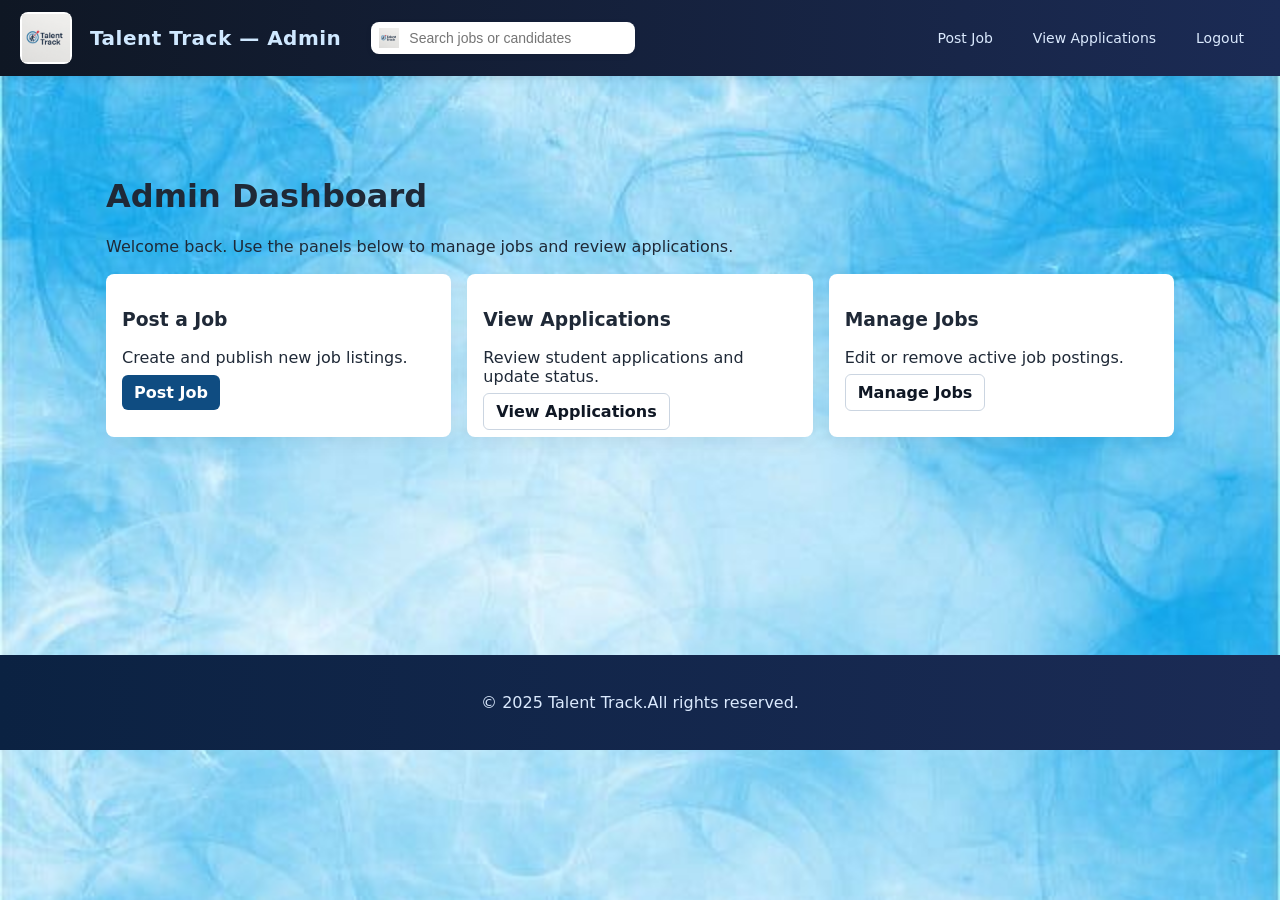
<file: admin_dashboard.html>
<!DOCTYPE html>
<html lang="en">
<head>
    <meta charset="UTF-8">
    <meta name="viewport" content="width=device-width, initial-scale=1.0">
    <title>Admin_Dashbord</title>
    <link rel="stylesheet" href="index.css">
    <style type="text/css">
        body{
            font-size: 16px;
            background: #f9f9f9;
            background-image: url(bgi_admin.jpg);
             background-size:cover;
        }
        h2{
            text-align: center;
            /*border-bottom: 2px solid #344c92;*/
        }
        .a1{
             color: #525a4f;
        }
        

    </style>
</head>
<body>
    <head>
        <link rel="icon" href="logo.jpg" />
    </head>
    <header>
        <div class="navbar">
            <div class="nav-logo"><img src="logo.jpg" alt="Talent Track logo"></div>
            <div class="site-title">Talent Track — Admin</div>
                    <div style="margin-left:12px;">
                        <div class="searchbar"><img src="logo.jpg" alt="logo"><input aria-label="Search jobs or candidates" placeholder="Search jobs or candidates"></div>
                    </div>
            <nav class="nav-item">
                <a href="post_job.html">Post Job</a>
                <a href="view_applications.html">View Applications</a>
                <a href="index.html">Logout</a>
            </nav>
        </div>
    </header>
    <!--
    <heder>
        <h1>Talent Track - Adim Dashboard</h1>
        <nav>
            <ul>
                <li>
                    <a href="post_job.html">Post Job</a>
                </li>
                <li>
                    <a href="view_applications.html">View Applications</a>
                </li>
                <li>
                    <a href="index.html">Logout</a>
                </li>
            </ul>
        </nav>
    </heder>-->

    <main>
        <div class="container">
            <main>
                <h1>Admin Dashboard</h1>
                <p>Welcome back. Use the panels below to manage jobs and review applications.</p>

                <div style="display:grid; grid-template-columns:repeat(auto-fit,minmax(220px,1fr)); gap:16px; margin-top:18px;">
                    <div style="background:#fff;padding:16px;border-radius:8px;box-shadow:0 6px 18px rgba(2,6,23,0.06)">
                        <h3>Post a Job</h3>
                        <p>Create and publish new job listings.</p>
                        <a class="btn btn-primary" href="post_job.html">Post Job</a>
                    </div>

                    <div style="background:#fff;padding:16px;border-radius:8px;box-shadow:0 6px 18px rgba(2,6,23,0.06)">
                        <h3>View Applications</h3>
                        <p>Review student applications and update status.</p>
                        <a class="btn btn-outline" href="view_applications.html">View Applications</a>
                    </div>

                    <div style="background:#fff;padding:16px;border-radius:8px;box-shadow:0 6px 18px rgba(2,6,23,0.06)">
                        <h3>Manage Jobs</h3>
                        <p>Edit or remove active job postings.</p>
                        <a class="btn btn-outline" href="job_listings.html">Manage Jobs</a>
                    </div>
                </div>
            </main>
        </div>
    </main>
    <br><br><br><br><br><br>
     <footer>
        <p>&copy; 2025 Talent Track.All rights reserved.</p>
    </footer>
</body>
</html>
</file>
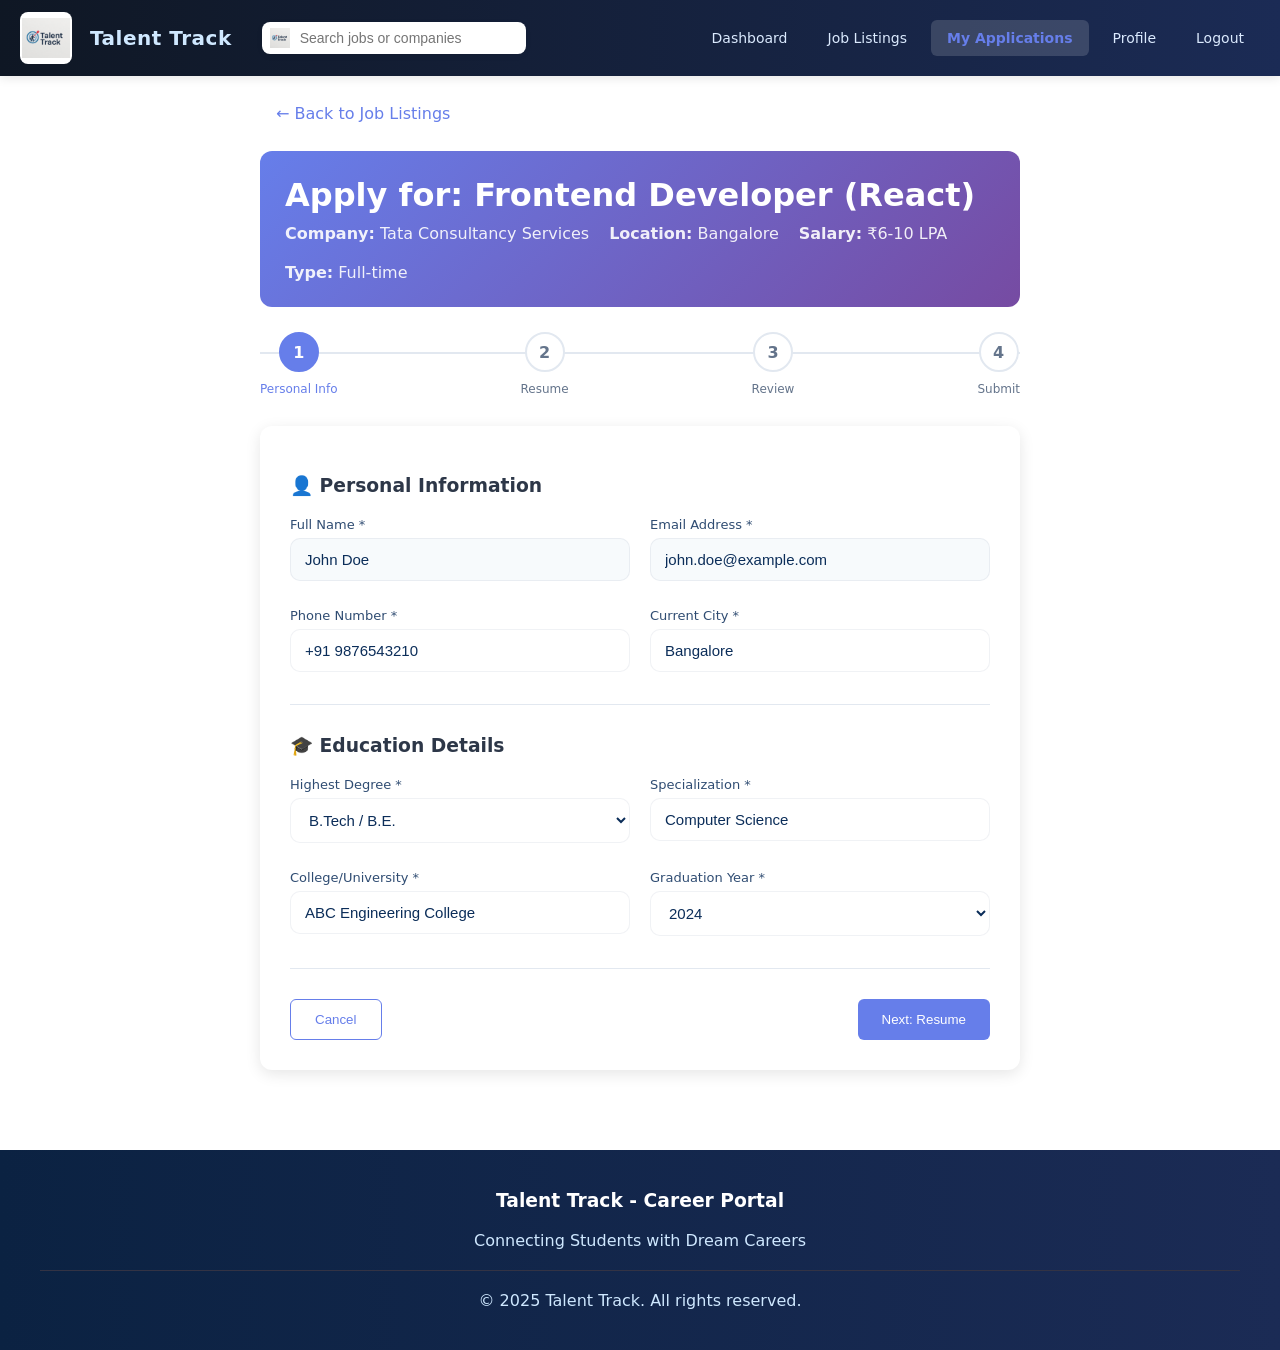
<file: apply_job.html>
<!-- <!DOCTYPE html>
<html lang="en">
<head>
    <meta charset="UTF-8">
    <title>Apply for Job - Talent Track</title>
    <meta name="viewport" content="width=device-width, initial-scale=1.0">
    <link rel="stylesheet" href="index.css">
    <style>
        .apply-container {
            max-width: 800px;
            margin: 0 auto;
            padding: 20px;
        }
        .job-header {
            background: linear-gradient(135deg, #667eea 0%, #764ba2 100%);
            color: white;
            padding: 25px;
            border-radius: 12px;
            margin-bottom: 25px;
        }
        .back-link {
            display: inline-flex;
            align-items: center;
            gap: 8px;
            color: #667eea;
            text-decoration: none;
            margin-bottom: 20px;
            font-weight: 500;
            padding: 8px 16px;
            border-radius: 6px;
            transition: all 0.3s ease;
        }
        .back-link:hover {
            background: #f7fafc;
            transform: translateX(-5px);
        }
        .application-steps {
            display: flex;
            justify-content: space-between;
            margin-bottom: 30px;
            position: relative;
        }
        .application-steps::before {
            content: '';
            position: absolute;
            top: 20px;
            left: 0;
            right: 0;
            height: 2px;
            background: #e2e8f0;
            z-index: 1;
        }
        .step {
            text-align: center;
            position: relative;
            z-index: 2;
        }
        .step-number {
            width: 40px;
            height: 40px;
            border-radius: 50%;
            background: white;
            border: 2px solid #e2e8f0;
            display: flex;
            align-items: center;
            justify-content: center;
            margin: 0 auto 10px;
            font-weight: bold;
            color: #64748b;
        }
        .step.active .step-number {
            background: #667eea;
            border-color: #667eea;
            color: white;
        }
        .step.completed .step-number {
            background: #48bb78;
            border-color: #48bb78;
            color: white;
        }
        .step-label {
            font-size: 12px;
            color: #64748b;
            font-weight: 500;
        }
        .step.active .step-label {
            color: #667eea;
        }
        .application-form {
            background: white;
            padding: 30px;
            border-radius: 12px;
            box-shadow: 0 4px 15px rgba(0,0,0,0.1);
        }
        .form-section {
            margin-bottom: 30px;
            padding-bottom: 20px;
            border-bottom: 1px solid #e2e8f0;
        }
        .form-section:last-child {
            border-bottom: none;
            margin-bottom: 0;
        }
        .form-section h3 {
            color: #2d3748;
            margin-bottom: 20px;
            display: flex;
            align-items: center;
            gap: 10px;
        }
        .form-actions {
            display: flex;
            gap: 15px;
            justify-content: flex-end;
            margin-top: 30px;
            padding-top: 20px;
            border-top: 1px solid #e2e8f0;
        }
        .file-upload {
            border: 2px dashed #cbd5e0;
            border-radius: 8px;
            padding: 30px;
            text-align: center;
            transition: all 0.3s ease;
            cursor: pointer;
        }
        .file-upload:hover {
            border-color: #667eea;
            background: #f7fafc;
        }
        .file-upload input {
            display: none;
        }
        .upload-icon {
            font-size: 2em;
            color: #64748b;
            margin-bottom: 10px;
        }
        .resume-preview {
            background: #f7fafc;
            padding: 20px;
            border-radius: 8px;
            margin-top: 20px;
            border-left: 4px solid #667eea;
        }
    </style>
</head>
<body>
    <header>
        <div class="navbar">
            <div class="nav-logo">
                <img src="logo.jpg" alt="logo" style="height: 40px;">
            </div>
            <div class="site-title">Talent Track</div>
            <div style="margin-left:12px;">
                <div class="searchbar">
                    <img src="logo.jpg" alt="logo" style="height: 20px;">
                    <input aria-label="Search jobs or companies" placeholder="Search jobs or companies">
                </div>
            </div>
            <nav class="nav-item">
                <a href="student_dashboard.html">Dashboard</a>
                <a href="job_listings.html">Job Listings</a>
                <a href="my_applications.html" class="active">My Applications</a>
                <a href="profile.html">Profile</a>
                <a href="logout.php">Logout</a>
            </nav>
        </div>
    </header>

    <main class="apply-container">
        !-- Back Link --
        <a href="job_listings.html" class="back-link">
            ← Back to Job Listings
        </a>

        <!-- Job Header --
        <div class="job-header">
            <h1 style="margin: 0 0 10px 0;">Apply for: Frontend Developer (React)</h1>
            <div style="display: flex; gap: 20px; flex-wrap: wrap; opacity: 0.9;">
                <div>
                    <strong>Company:</strong> Tata Consultancy Services
                </div>
                <div>
                    <strong>Location:</strong> Bangalore
                </div>
                <div>
                    <strong>Salary:</strong> ₹6-10 LPA
                </div>
                <div>
                    <strong>Type:</strong> Full-time
                </div>
            </div>
        </div>

     
        <div class="application-steps">
            <div class="step active">
                <div class="step-number">1</div>
                <div class="step-label">Personal Info</div>
            </div>
            <div class="step">
                <div class="step-number">2</div>
                <div class="step-label">Resume</div>
            </div>
            <div class="step">
                <div class="step-number">3</div>
                <div class="step-label">Review</div>
            </div>
            <div class="step">
                <div class="step-number">4</div>
                <div class="step-label">Submit</div>
            </div>
        </div>

       
        <div class="application-form">
            <form id="applicationForm" action="universal_form_handler.php" method="post" enctype="multipart/form-data">
                <!-- Personal Information Section --
                <div class="form-section">
                    <h3>👤 Personal Information</h3>
                    <div style="display: grid; grid-template-columns: 1fr 1fr; gap: 20px;">
                        <div class="glass-field">
                            <label for="full_name">Full Name *</label>
                            <input type="text" id="full_name" name="full_name" value="John Doe" required readonly style="background: #f7fafc;">
                        </div>
                        <div class="glass-field">
                            <label for="email">Email Address *</label>
                            <input type="email" id="email" name="email" value="john.doe@example.com" required readonly style="background: #f7fafc;">
                        </div>
                    </div>
                    <div style="display: grid; grid-template-columns: 1fr 1fr; gap: 20px; margin-top: 15px;">
                        <div class="glass-field">
                            <label for="phone">Phone Number *</label>
                            <input type="tel" id="phone" name="phone" value="+91 9876543210" required>
                        </div>
                        <div class="glass-field">
                            <label for="current_city">Current City *</label>
                            <input type="text" id="current_city" name="current_city" value="Bangalore" required>
                        </div>
                    </div>
                </div>

                
                <div class="form-section">
                    <h3>🎓 Education Details</h3>
                    <div style="display: grid; grid-template-columns: 1fr 1fr; gap: 20px;">
                        <div class="glass-field">
                            <label for="degree">Highest Degree *</label>
                            <select id="degree" name="degree" required>
                                <option value="">Select Degree</option>
                                <option value="btech" selected>B.Tech / B.E.</option>
                                <option value="mtech">M.Tech / M.E.</option>
                                <option value="bca">BCA</option>
                                <option value="mca">MCA</option>
                                <option value="bsc">B.Sc</option>
                                <option value="msc">M.Sc</option>
                            </select>
                        </div>
                        <div class="glass-field">
                            <label for="specialization">Specialization *</label>
                            <input type="text" id="specialization" name="specialization" value="Computer Science" required>
                        </div>
                    </div>
                    <div style="display: grid; grid-template-columns: 1fr 1fr; gap: 20px; margin-top: 15px;">
                        <div class="glass-field">
                            <label for="college">College/University *</label>
                            <input type="text" id="college" name="college" value="ABC Engineering College" required>
                        </div>
                        <div class="glass-field">
                            <label for="graduation_year">Graduation Year *</label>
                            <select id="graduation_year" name="graduation_year" required>
                                <option value="">Select Year</option>
                                <option value="2023">2023</option>
                                <option value="2024" selected>2024</option>
                                <option value="2025">2025</option>
                                <option value="2026">2026</option>
                            </select>
                        </div>
                    </div>
                </div>

               
                <div class="form-section">
                    <h3>📄 Resume & Documents</h3>
                    
                    <!-- File Upload 
                    <div class="file-upload" onclick="document.getElementById('resume').click()">
                        <div class="upload-icon">📁</div>
                        <h4 style="margin: 10px 0; color: #2d3748;">Upload Your Resume</h4>
                        <p style="color: #64748b; margin: 0;">Click to upload or drag and drop</p>
                        <p style="color: #94a3b8; font-size: 12px; margin: 5px 0 0 0;">
                            PDF, DOC, DOCX (Max. 5MB)
                        </p>
                        <input type="file" id="resume" name="resume" accept=".pdf,.doc,.docx" onchange="showFileName(this)">
                    </div>
                    <div id="fileName" style="margin-top: 10px; color: #667eea; font-weight: 500;"></div>

                    <!-- Resume Preview -
                    <div class="resume-preview">
                        <h4 style="margin: 0 0 15px 0; color: #2d3748;">Resume Preview</h4>
                        <div style="display: grid; grid-template-columns: 1fr 1fr; gap: 15px; font-size: 14px;">
                            <div>
                                <strong>Name:</strong> John Doe
                            </div>
                            <div>
                                <strong>Email:</strong> john.doe@example.com
                            </div>
                            <div>
                                <strong>Education:</strong> B.Tech Computer Science
                            </div>
                            <div>
                                <strong>College:</strong> ABC Engineering College
                            </div>
                        </div>
                        <div style="margin-top: 15px;">
                            <a href="#" style="color: #667eea; text-decoration: none; font-size: 14px;">
                                ✏️ Edit Profile Information
                            </a>
                        </div>
                    </div>
                </div>

                <!-- Cover Letter Section -
                <div class="form-section">
                    <h3>✍️ Cover Letter</h3>
                    <div class="glass-field">
                        <label for="cover_letter">Why are you interested in this position? *</label>
                        <textarea id="cover_letter" name="cover_letter" rows="6" required placeholder="Introduce yourself and explain why you're a good fit for this position. Highlight your relevant skills and experience..."></textarea>
                        <div style="display: flex; justify-content: space-between; margin-top: 5px;">
                            <small style="color: #666;">Minimum 100 characters</small>
                            <small style="color: #666;" id="charCount">0 characters</small>
                        </div>
                    </div>
                </div>

                <!-- Form Actions -
                <div class="form-actions">
                    <button type="button" class="btn btn-outline" onclick="window.history.back()">
                        Cancel
                    </button>
                    <button type="submit" class="btn btn-primary">
                        Submit Application
                    </button>
                </div>
            </form>
        </div>
    </main>

    <footer style="background: linear-gradient(90deg, #0b2242, #1b2b55); color: #dbeafe; text-align: center; padding: 40px 0; margin-top: 60px;">
        <div style="max-width: 1200px; margin: 0 auto;">
            <h3 style="margin: 0 0 20px 0; color: #fff;">Talent Track - Career Portal</h3>
            <p style="margin: 8px 0; color: #cfe8ff;">Connecting Students with Dream Careers</p>
            <p style="margin: 20px 0 0 0; color: #cfe8ff; border-top: 1px solid #334; padding-top: 20px;">
                &copy; 2025 Talent Track. All rights reserved.
            </p>
        </div>
    </footer>

    <script>
        // Character count for cover letter
        const coverLetter = document.getElementById('cover_letter');
        const charCount = document.getElementById('charCount');

        coverLetter.addEventListener('input', function() {
            charCount.textContent = this.value.length + ' characters';
            
            if (this.value.length < 100) {
                charCount.style.color = '#e53e3e';
            } else {
                charCount.style.color = '#38a169';
            }
        });

        // File name display
        function showFileName(input) {
            const fileNameDisplay = document.getElementById('fileName');
            if (input.files.length > 0) {
                fileNameDisplay.textContent = 'Selected file: ' + input.files[0].name;
            } else {
                fileNameDisplay.textContent = '';
            }
        }

        // Form validation
        document.getElementById('applicationForm').addEventListener('submit', function(e) {
            e.preventDefault();
            
            const coverLetterText = coverLetter.value.trim();
            
            if (coverLetterText.length < 100) {
                alert('Please write a cover letter with at least 100 characters.');
                coverLetter.focus();
                return;
            }

            if (!document.getElementById('resume').files.length) {
                if (!confirm('You haven\'t uploaded a resume. Continue without uploading?')) {
                    return;
                }
            }

            // Simulate form submission
            alert('Application submitted successfully!');
            window.location.href = 'my_applications.html';
        });

        // Auto-save form data (simulated)
        function autoSaveForm() {
            const formData = new FormData(document.getElementById('applicationForm'));
            console.log('Auto-saving form data...', Object.fromEntries(formData));
        }

        // Auto-save every 30 seconds
        setInterval(autoSaveForm, 30000);
    </script>
</body>
</html> -->

<!DOCTYPE html>
<html lang="en">
<head>
    <meta charset="UTF-8">
    <title>Apply for Job - Talent Track</title>
    <meta name="viewport" content="width=device-width, initial-scale=1.0">
    <link rel="stylesheet" href="index.css">
    <style>
        .apply-container {
            max-width: 800px;
            margin: 0 auto;
            padding: 20px;
        }
        .job-header {
            background: linear-gradient(135deg, #667eea 0%, #764ba2 100%);
            color: white;
            padding: 25px;
            border-radius: 12px;
            margin-bottom: 25px;
        }
        .back-link {
            display: inline-flex;
            align-items: center;
            gap: 8px;
            color: #667eea;
            text-decoration: none;
            margin-bottom: 20px;
            font-weight: 500;
            padding: 8px 16px;
            border-radius: 6px;
            transition: all 0.3s ease;
        }
        .back-link:hover {
            background: #f7fafc;
            transform: translateX(-5px);
        }
        .application-steps {
            display: flex;
            justify-content: space-between;
            margin-bottom: 30px;
            position: relative;
        }
        .application-steps::before {
            content: '';
            position: absolute;
            top: 20px;
            left: 0;
            right: 0;
            height: 2px;
            background: #e2e8f0;
            z-index: 1;
        }
        .step {
            text-align: center;
            position: relative;
            z-index: 2;
        }
        .step-number {
            width: 40px;
            height: 40px;
            border-radius: 50%;
            background: white;
            border: 2px solid #e2e8f0;
            display: flex;
            align-items: center;
            justify-content: center;
            margin: 0 auto 10px;
            font-weight: bold;
            color: #64748b;
        }
        .step.active .step-number {
            background: #667eea;
            border-color: #667eea;
            color: white;
        }
        .step.completed .step-number {
            background: #48bb78;
            border-color: #48bb78;
            color: white;
        }
        .step-label {
            font-size: 12px;
            color: #64748b;
            font-weight: 500;
        }
        .step.active .step-label {
            color: #667eea;
        }
        .application-form {
            background: white;
            padding: 30px;
            border-radius: 12px;
            box-shadow: 0 4px 15px rgba(0,0,0,0.1);
        }
        .form-section {
            margin-bottom: 30px;
            padding-bottom: 20px;
            border-bottom: 1px solid #e2e8f0;
        }
        .form-section:last-child {
            border-bottom: none;
            margin-bottom: 0;
        }
        .form-section h3 {
            color: #2d3748;
            margin-bottom: 20px;
            display: flex;
            align-items: center;
            gap: 10px;
        }
        .form-actions {
            display: flex;
            gap: 15px;
            justify-content: flex-end;
            margin-top: 30px;
            padding-top: 20px;
            border-top: 1px solid #e2e8f0;
        }
        .file-upload {
            border: 2px dashed #cbd5e0;
            border-radius: 8px;
            padding: 30px;
            text-align: center;
            transition: all 0.3s ease;
            cursor: pointer;
        }
        .file-upload:hover {
            border-color: #667eea;
            background: #f7fafc;
        }
        .file-upload input {
            display: none;
        }
        .upload-icon {
            font-size: 2em;
            color: #64748b;
            margin-bottom: 10px;
        }
        .resume-preview {
            background: #f7fafc;
            padding: 20px;
            border-radius: 8px;
            margin-top: 20px;
            border-left: 4px solid #667eea;
        }
        
        /* New styles for multi-step form */
        .form-step {
            display: none;
        }
        .form-step.active {
            display: block;
        }
        .step-navigation {
            display: flex;
            justify-content: space-between;
            margin-top: 30px;
        }
        .btn {
            padding: 12px 24px;
            border-radius: 6px;
            font-weight: 500;
            cursor: pointer;
            transition: all 0.3s ease;
            border: none;
        }
        .btn-primary {
            background: #667eea;
            color: white;
        }
        .btn-primary:hover {
            background: #5a6fd8;
        }
        .btn-outline {
            background: white;
            color: #667eea;
            border: 1px solid #667eea;
        }
        .btn-outline:hover {
            background: #f7fafc;
        }
        .btn:disabled {
            opacity: 0.6;
            cursor: not-allowed;
        }
    </style>
</head>
<body>
    <header>
        <div class="navbar">
            <div class="nav-logo">
                <img src="logo.jpg" alt="logo" style="height: 40px;">
            </div>
            <div class="site-title">Talent Track</div>
            <div style="margin-left:12px;">
                <div class="searchbar">
                    <img src="logo.jpg" alt="logo" style="height: 20px;">
                    <input aria-label="Search jobs or companies" placeholder="Search jobs or companies">
                </div>
            </div>
            <nav class="nav-item">
                <a href="student_dashboard.html">Dashboard</a>
                <a href="job_listings.html">Job Listings</a>
                <a href="my_applications.html" class="active">My Applications</a>
                <a href="profile.html">Profile</a>
                <a href="logout.php">Logout</a>
            </nav>
        </div>
    </header>

    <main class="apply-container">
        <!-- Back Link -->
        <a href="job_listings.html" class="back-link">
            ← Back to Job Listings
        </a>

        <!-- Job Header -->
        <div class="job-header">
            <h1 style="margin: 0 0 10px 0;">Apply for: Frontend Developer (React)</h1>
            <div style="display: flex; gap: 20px; flex-wrap: wrap; opacity: 0.9;">
                <div>
                    <strong>Company:</strong> Tata Consultancy Services
                </div>
                <div>
                    <strong>Location:</strong> Bangalore
                </div>
                <div>
                    <strong>Salary:</strong> ₹6-10 LPA
                </div>
                <div>
                    <strong>Type:</strong> Full-time
                </div>
            </div>
        </div>

        <!-- Application Steps -->
        <div class="application-steps">
            <div class="step active" id="step1-indicator">
                <div class="step-number">1</div>
                <div class="step-label">Personal Info</div>
            </div>
            <div class="step" id="step2-indicator">
                <div class="step-number">2</div>
                <div class="step-label">Resume</div>
            </div>
            <div class="step" id="step3-indicator">
                <div class="step-number">3</div>
                <div class="step-label">Review</div>
            </div>
            <div class="step" id="step4-indicator">
                <div class="step-number">4</div>
                <div class="step-label">Submit</div>
            </div>
        </div>

        <!-- Application Form -->
        <div class="application-form">
            <form id="applicationForm" action="universal_form_handler.php" method="post" enctype="multipart/form-data">
                <!-- Step 1: Personal Information -->
                <div class="form-step active" id="step1">
                    <div class="form-section">
                        <h3>👤 Personal Information</h3>
                        <div style="display: grid; grid-template-columns: 1fr 1fr; gap: 20px;">
                            <div class="glass-field">
                                <label for="full_name">Full Name *</label>
                                <input type="text" id="full_name" name="full_name" value="John Doe" required readonly style="background: #f7fafc;">
                            </div>
                            <div class="glass-field">
                                <label for="email">Email Address *</label>
                                <input type="email" id="email" name="email" value="john.doe@example.com" required readonly style="background: #f7fafc;">
                            </div>
                        </div>
                        <div style="display: grid; grid-template-columns: 1fr 1fr; gap: 20px; margin-top: 15px;">
                            <div class="glass-field">
                                <label for="phone">Phone Number *</label>
                                <input type="tel" id="phone" name="phone" value="+91 9876543210" required>
                            </div>
                            <div class="glass-field">
                                <label for="current_city">Current City *</label>
                                <input type="text" id="current_city" name="current_city" value="Bangalore" required>
                            </div>
                        </div>
                    </div>

                    <div class="form-section">
                        <h3>🎓 Education Details</h3>
                        <div style="display: grid; grid-template-columns: 1fr 1fr; gap: 20px;">
                            <div class="glass-field">
                                <label for="degree">Highest Degree *</label>
                                <select id="degree" name="degree" required>
                                    <option value="">Select Degree</option>
                                    <option value="btech" selected>B.Tech / B.E.</option>
                                    <option value="mtech">M.Tech / M.E.</option>
                                    <option value="bca">BCA</option>
                                    <option value="mca">MCA</option>
                                    <option value="bsc">B.Sc</option>
                                    <option value="msc">M.Sc</option>
                                </select>
                            </div>
                            <div class="glass-field">
                                <label for="specialization">Specialization *</label>
                                <input type="text" id="specialization" name="specialization" value="Computer Science" required>
                            </div>
                        </div>
                        <div style="display: grid; grid-template-columns: 1fr 1fr; gap: 20px; margin-top: 15px;">
                            <div class="glass-field">
                                <label for="college">College/University *</label>
                                <input type="text" id="college" name="college" value="ABC Engineering College" required>
                            </div>
                            <div class="glass-field">
                                <label for="graduation_year">Graduation Year *</label>
                                <select id="graduation_year" name="graduation_year" required>
                                    <option value="">Select Year</option>
                                    <option value="2023">2023</option>
                                    <option value="2024" selected>2024</option>
                                    <option value="2025">2025</option>
                                    <option value="2026">2026</option>
                                </select>
                            </div>
                        </div>
                    </div>

                    <div class="step-navigation">
                        <button type="button" class="btn btn-outline" onclick="window.history.back()">
                            Cancel
                        </button>
                        <button type="button" class="btn btn-primary" onclick="nextStep(2)">
                            Next: Resume
                        </button>
                    </div>
                </div>

                <!-- Step 2: Resume & Documents -->
                <div class="form-step" id="step2">
                    <div class="form-section">
                        <h3>📄 Resume & Documents</h3>
                        
                        <!-- File Upload -->
                        <div class="file-upload" onclick="document.getElementById('resume').click()">
                            <div class="upload-icon">📁</div>
                            <h4 style="margin: 10px 0; color: #2d3748;">Upload Your Resume</h4>
                            <p style="color: #64748b; margin: 0;">Click to upload or drag and drop</p>
                            <p style="color: #94a3b8; font-size: 12px; margin: 5px 0 0 0;">
                                PDF, DOC, DOCX (Max. 5MB)
                            </p>
                            <input type="file" id="resume" name="resume" accept=".pdf,.doc,.docx" onchange="showFileName(this)">
                        </div>
                        <div id="fileName" style="margin-top: 10px; color: #667eea; font-weight: 500;"></div>

                        <!-- Resume Preview -->
                        <div class="resume-preview">
                            <h4 style="margin: 0 0 15px 0; color: #2d3748;">Resume Preview</h4>
                            <div style="display: grid; grid-template-columns: 1fr 1fr; gap: 15px; font-size: 14px;">
                                <div>
                                    <strong>Name:</strong> <span id="preview-name">John Doe</span>
                                </div>
                                <div>
                                    <strong>Email:</strong> <span id="preview-email">john.doe@example.com</span>
                                </div>
                                <div>
                                    <strong>Education:</strong> <span id="preview-education">B.Tech Computer Science</span>
                                </div>
                                <div>
                                    <strong>College:</strong> <span id="preview-college">ABC Engineering College</span>
                                </div>
                            </div>
                            <div style="margin-top: 15px;">
                                <a href="#" style="color: #667eea; text-decoration: none; font-size: 14px;">
                                    ✏️ Edit Profile Information
                                </a>
                            </div>
                        </div>
                    </div>

                    <div class="step-navigation">
                        <button type="button" class="btn btn-outline" onclick="prevStep(1)">
                            Previous
                        </button>
                        <button type="button" class="btn btn-primary" onclick="nextStep(3)">
                            Next: Review
                        </button>
                    </div>
                </div>

                <!-- Step 3: Review Application -->
                <div class="form-step" id="step3">
                    <div class="form-section">
                        <h3>📋 Review Your Application</h3>
                        
                        <div class="resume-preview">
                            <h4 style="margin: 0 0 15px 0; color: #2d3748;">Personal Information</h4>
                            <div style="display: grid; grid-template-columns: 1fr 1fr; gap: 15px; font-size: 14px;">
                                <div>
                                    <strong>Full Name:</strong> <span id="review-name">John Doe</span>
                                </div>
                                <div>
                                    <strong>Email:</strong> <span id="review-email">john.doe@example.com</span>
                                </div>
                                <div>
                                    <strong>Phone:</strong> <span id="review-phone">+91 9876543210</span>
                                </div>
                                <div>
                                    <strong>Current City:</strong> <span id="review-city">Bangalore</span>
                                </div>
                            </div>
                        </div>

                        <div class="resume-preview" style="margin-top: 20px;">
                            <h4 style="margin: 0 0 15px 0; color: #2d3748;">Education Details</h4>
                            <div style="display: grid; grid-template-columns: 1fr 1fr; gap: 15px; font-size: 14px;">
                                <div>
                                    <strong>Degree:</strong> <span id="review-degree">B.Tech / B.E.</span>
                                </div>
                                <div>
                                    <strong>Specialization:</strong> <span id="review-specialization">Computer Science</span>
                                </div>
                                <div>
                                    <strong>College:</strong> <span id="review-college">ABC Engineering College</span>
                                </div>
                                <div>
                                    <strong>Graduation Year:</strong> <span id="review-year">2024</span>
                                </div>
                            </div>
                        </div>

                        <div class="resume-preview" style="margin-top: 20px;">
                            <h4 style="margin: 0 0 15px 0; color: #2d3748;">Resume</h4>
                            <div id="review-resume" style="font-size: 14px;">
                                <em>No resume uploaded</em>
                            </div>
                        </div>
                    </div>

                    <div class="step-navigation">
                        <button type="button" class="btn btn-outline" onclick="prevStep(2)">
                            Previous
                        </button>
                        <button type="button" class="btn btn-primary" onclick="nextStep(4)">
                            Next: Submit
                        </button>
                    </div>
                </div>

                <!-- Step 4: Cover Letter & Submit -->
                <div class="form-step" id="step4">
                    <div class="form-section">
                        <h3>✍️ Cover Letter</h3>
                        <div class="glass-field">
                            <label for="cover_letter">Why are you interested in this position? *</label>
                            <textarea id="cover_letter" name="cover_letter" rows="6" required placeholder="Introduce yourself and explain why you're a good fit for this position. Highlight your relevant skills and experience..."></textarea>
                            <div style="display: flex; justify-content: space-between; margin-top: 5px;">
                                <small style="color: #666;">Minimum 100 characters</small>
                                <small style="color: #666;" id="charCount">0 characters</small>
                            </div>
                        </div>
                    </div>

                    <div class="form-actions">
                        <button type="button" class="btn btn-outline" onclick="prevStep(3)">
                            Previous
                        </button>
                        <button type="submit" class="btn btn-primary">
                            Submit Application
                        </button>
                    </div>
                </div>
            </form>
        </div>
    </main>

    <footer style="background: linear-gradient(90deg, #0b2242, #1b2b55); color: #dbeafe; text-align: center; padding: 40px 0; margin-top: 60px;">
        <div style="max-width: 1200px; margin: 0 auto;">
            <h3 style="margin: 0 0 20px 0; color: #fff;">Talent Track - Career Portal</h3>
            <p style="margin: 8px 0; color: #cfe8ff;">Connecting Students with Dream Careers</p>
            <p style="margin: 20px 0 0 0; color: #cfe8ff; border-top: 1px solid #334; padding-top: 20px;">
                &copy; 2025 Talent Track. All rights reserved.
            </p>
        </div>
    </footer>

    <script>
        // Multi-step form functionality
        let currentStep = 1;
        
        function showStep(stepNumber) {
            // Hide all steps
            document.querySelectorAll('.form-step').forEach(step => {
                step.classList.remove('active');
            });
            
            // Show the current step
            document.getElementById('step' + stepNumber).classList.add('active');
            
            // Update progress indicators
            document.querySelectorAll('.step').forEach((step, index) => {
                step.classList.remove('active', 'completed');
                if (index + 1 < stepNumber) {
                    step.classList.add('completed');
                } else if (index + 1 === stepNumber) {
                    step.classList.add('active');
                }
            });
            
            currentStep = stepNumber;
        }
        
        function nextStep(next) {
            // Validate current step before proceeding
            if (validateStep(currentStep)) {
                // Update preview and review sections
                updatePreviews();
                showStep(next);
            }
        }
        
        function prevStep(prev) {
            showStep(prev);
        }
        
        function validateStep(step) {
            switch(step) {
                case 1:
                    // Validate personal information
                    const phone = document.getElementById('phone').value;
                    const city = document.getElementById('current_city').value;
                    const degree = document.getElementById('degree').value;
                    const specialization = document.getElementById('specialization').value;
                    const college = document.getElementById('college').value;
                    const graduationYear = document.getElementById('graduation_year').value;
                    
                    if (!phone || !city || !degree || !specialization || !college || !graduationYear) {
                        alert('Please fill in all required fields before proceeding.');
                        return false;
                    }
                    return true;
                    
                case 2:
                    // Resume step doesn't require validation as it's optional
                    return true;
                    
                case 3:
                    // Review step doesn't require validation
                    return true;
                    
                case 4:
                    // Cover letter validation
                    const coverLetterText = document.getElementById('cover_letter').value.trim();
                    if (coverLetterText.length < 100) {
                        alert('Please write a cover letter with at least 100 characters.');
                        document.getElementById('cover_letter').focus();
                        return false;
                    }
                    return true;
                    
                default:
                    return true;
            }
        }
        
        function updatePreviews() {
            // Update resume preview
            document.getElementById('preview-name').textContent = document.getElementById('full_name').value;
            document.getElementById('preview-email').textContent = document.getElementById('email').value;
            document.getElementById('preview-education').textContent = document.getElementById('degree').options[document.getElementById('degree').selectedIndex].text + ' ' + document.getElementById('specialization').value;
            document.getElementById('preview-college').textContent = document.getElementById('college').value;
            
            // Update review section
            document.getElementById('review-name').textContent = document.getElementById('full_name').value;
            document.getElementById('review-email').textContent = document.getElementById('email').value;
            document.getElementById('review-phone').textContent = document.getElementById('phone').value;
            document.getElementById('review-city').textContent = document.getElementById('current_city').value;
            document.getElementById('review-degree').textContent = document.getElementById('degree').options[document.getElementById('degree').selectedIndex].text;
            document.getElementById('review-specialization').textContent = document.getElementById('specialization').value;
            document.getElementById('review-college').textContent = document.getElementById('college').value;
            document.getElementById('review-year').textContent = document.getElementById('graduation_year').value;
            
            // Update resume in review
            const resumeFile = document.getElementById('resume').files[0];
            if (resumeFile) {
                document.getElementById('review-resume').innerHTML = `<strong>File:</strong> ${resumeFile.name}`;
            } else {
                document.getElementById('review-resume').innerHTML = '<em>No resume uploaded</em>';
            }
        }
        
        // Character count for cover letter
        const coverLetter = document.getElementById('cover_letter');
        const charCount = document.getElementById('charCount');
        
        if (coverLetter && charCount) {
            coverLetter.addEventListener('input', function() {
                charCount.textContent = this.value.length + ' characters';
                
                if (this.value.length < 100) {
                    charCount.style.color = '#e53e3e';
                } else {
                    charCount.style.color = '#38a169';
                }
            });
        }
        
        // File name display
        function showFileName(input) {
            const fileNameDisplay = document.getElementById('fileName');
            if (input.files.length > 0) {
                fileNameDisplay.textContent = 'Selected file: ' + input.files[0].name;
            } else {
                fileNameDisplay.textContent = '';
            }
        }
        
        // Form validation
        document.getElementById('applicationForm').addEventListener('submit', function(e) {
            e.preventDefault();
            
            // Validate the final step
            if (!validateStep(4)) {
                return;
            }
            
            // Check if resume is uploaded
            if (!document.getElementById('resume').files.length) {
                if (!confirm('You haven\'t uploaded a resume. Continue without uploading?')) {
                    return;
                }
            }
            
            // Simulate form submission
            alert('Application submitted successfully!');
            window.location.href = 'my_applications.html';
        });
        
        // Auto-save form data (simulated)
        function autoSaveForm() {
            const formData = new FormData(document.getElementById('applicationForm'));
            console.log('Auto-saving form data...', Object.fromEntries(formData));
        }
        
        // Auto-save every 30 seconds
        setInterval(autoSaveForm, 30000);
        
        // Initialize the form
        document.addEventListener('DOMContentLoaded', function() {
            showStep(1);
            updatePreviews();
        });
    </script>
</body>
</html>
</file>
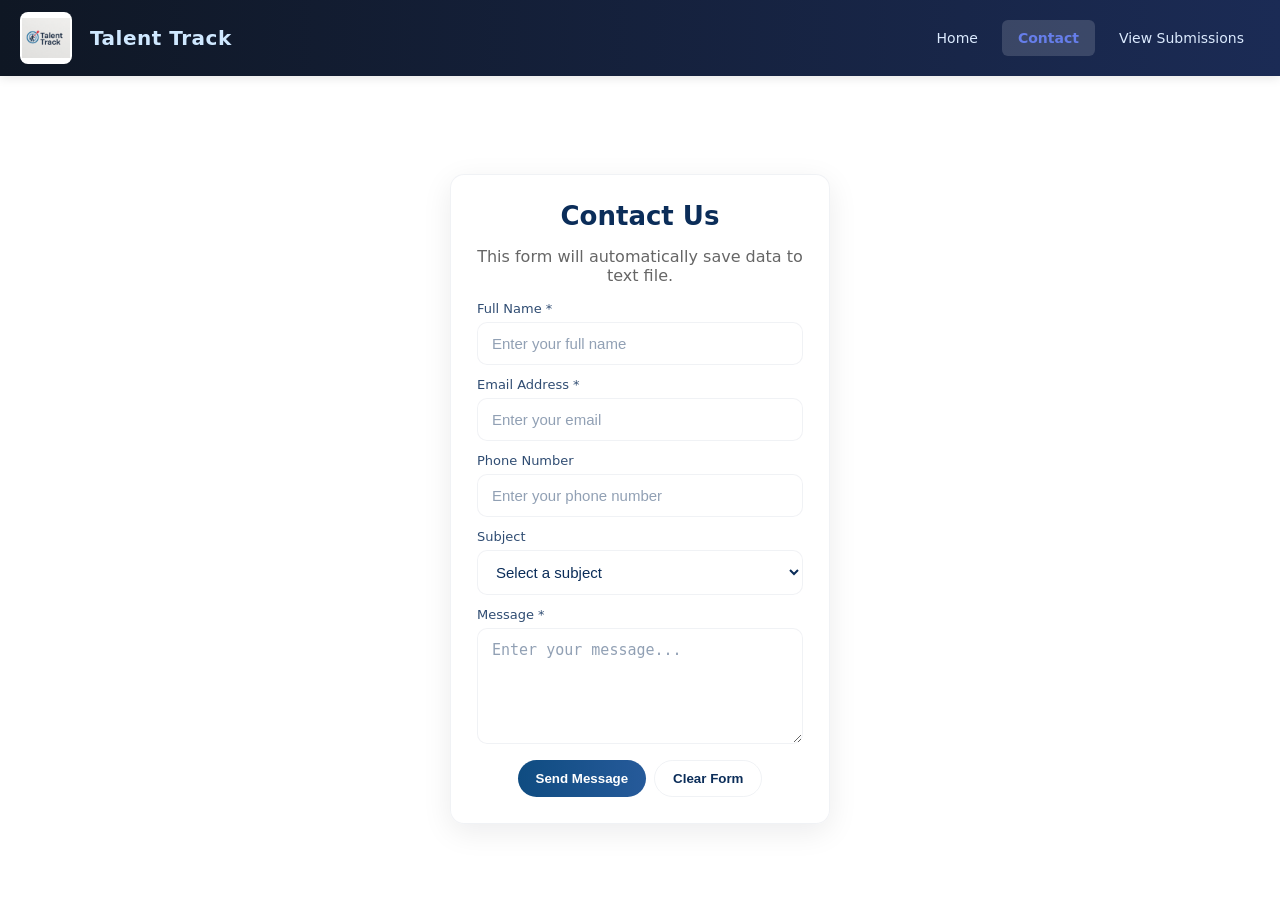
<file: contact_form.html>
<!DOCTYPE html>
<html lang="en">
<head>
    <meta charset="UTF-8">
    <meta name="viewport" content="width=device-width, initial-scale=1.0">
    <title>Contact Form - Talent Track</title>
    <link rel="stylesheet" href="index.css">
</head>
<body>
    <header>
        <div class="navbar">
            <div class="nav-logo">
                <img src="logo.jpg" alt="logo" style="height: 40px;">
            </div>
            <div class="site-title">Talent Track</div>
            <nav class="nav-item">
                <a href="index.html">Home</a>
                <a href="contact_form.html" class="active">Contact</a>
                <a href="universal_form_handler.php">View Submissions</a>
            </nav>
        </div>
    </header>

    <main style="max-width: 600px; margin: 50px auto; padding: 20px;">
        <div class="glass-form-wrapper">
            <form class="glass-form" action="universal_form_handler.php" method="POST">
                <!-- Hidden field to identify form -->
                <input type="hidden" name="form_name" value="contact_form">
                
                <h2>Contact Us</h2>
                <p style="text-align: center; color: #666;">
                    This form will automatically save data to text file.
                </p>

                <div class="glass-field">
                    <label for="name">Full Name *</label>
                    <input type="text" id="name" name="name" required placeholder="Enter your full name">
                </div>

                <div class="glass-field">
                    <label for="email">Email Address *</label>
                    <input type="email" id="email" name="email" required placeholder="Enter your email">
                </div>

                <div class="glass-field">
                    <label for="phone">Phone Number</label>
                    <input type="tel" id="phone" name="phone" placeholder="Enter your phone number">
                </div>

                <div class="glass-field">
                    <label for="subject">Subject</label>
                    <select id="subject" name="subject">
                        <option value="">Select a subject</option>
                        <option value="General Inquiry">General Inquiry</option>
                        <option value="Job Application">Job Application</option>
                        <option value="Technical Support">Technical Support</option>
                    </select>
                </div>

                <div class="glass-field">
                    <label for="message">Message *</label>
                    <textarea id="message" name="message" rows="5" required placeholder="Enter your message..."></textarea>
                </div>

                <div class="glass-actions">
                    <button type="submit" class="glass-btn primary">Send Message</button>
                    <button type="reset" class="glass-btn secondary">Clear Form</button>
                </div>
            </form>
        </div>
    </main>
</body>
</html>
</file>
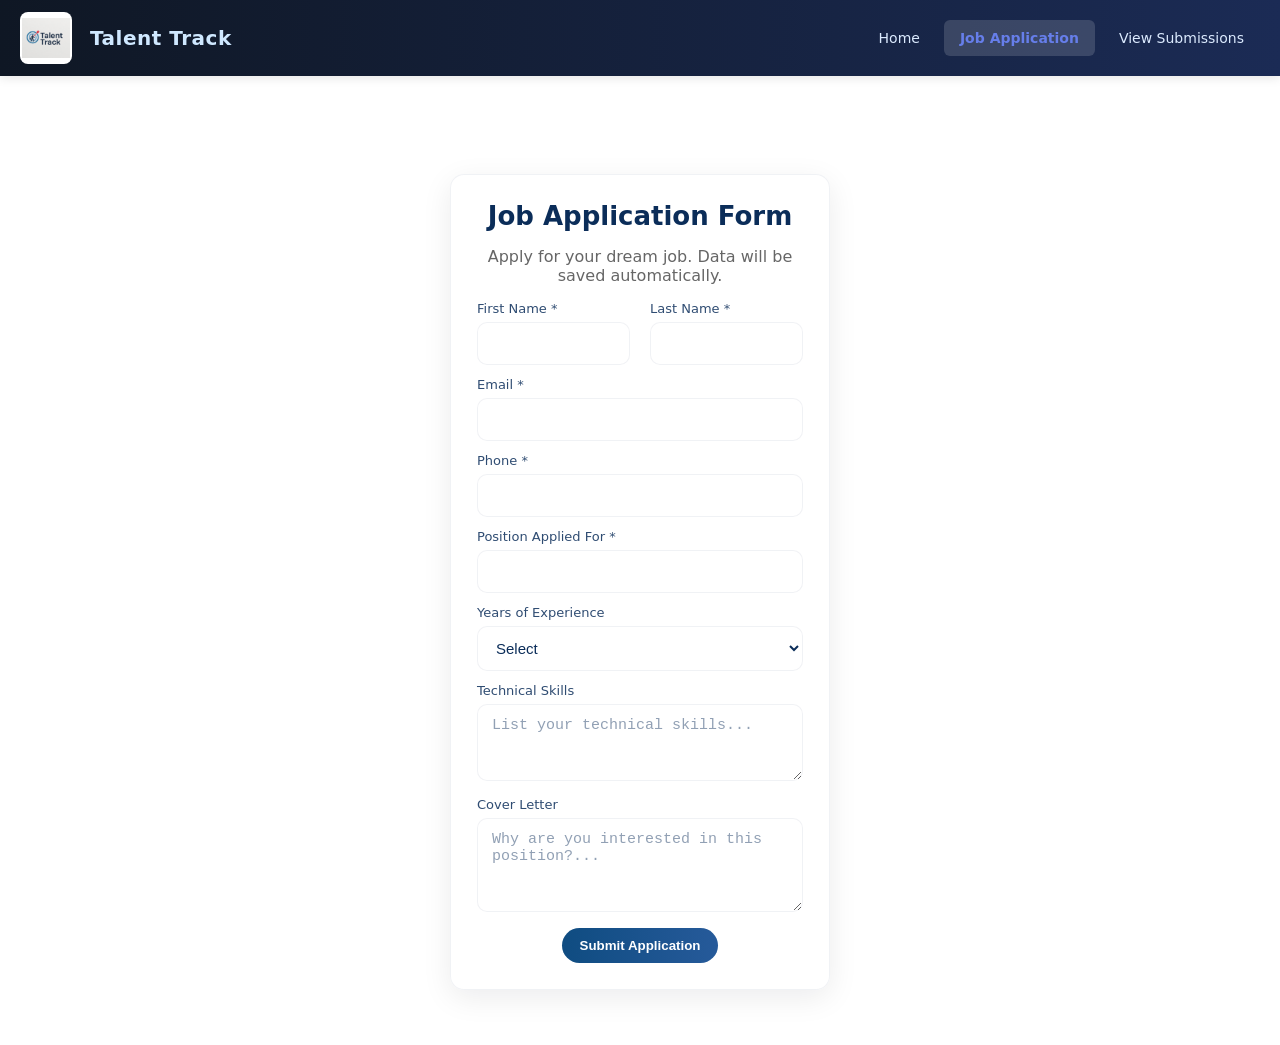
<file: job_application.html>
<!DOCTYPE html>
<html lang="en">
<head>
    <meta charset="UTF-8">
    <meta name="viewport" content="width=device-width, initial-scale=1.0">
    <title>Job Application - Talent Track</title>
    <link rel="stylesheet" href="index.css">
</head>
<body>
    <header>
        <div class="navbar">
            <div class="nav-logo">
                <img src="logo.jpg" alt="logo" style="height: 40px;">
            </div>
            <div class="site-title">Talent Track</div>
            <nav class="nav-item">
                <a href="index.html">Home</a>
                <a href="job_application.html" class="active">Job Application</a>
                <a href="universal_form_handler.php">View Submissions</a>
            </nav>
        </div>
    </header>

    <main style="max-width: 700px; margin: 50px auto; padding: 20px;">
        <div class="glass-form-wrapper">
            <form class="glass-form" action="universal_form_handler.php" method="POST">
                <!-- Hidden field to identify form -->
                <input type="hidden" name="form_name" value="job_application">
                
                <h2>Job Application Form</h2>
                <p style="text-align: center; color: #666;">
                    Apply for your dream job. Data will be saved automatically.
                </p>

                <div style="display: grid; grid-template-columns: 1fr 1fr; gap: 20px;">
                    <div class="glass-field">
                        <label for="first_name">First Name *</label>
                        <input type="text" id="first_name" name="first_name" required>
                    </div>
                    <div class="glass-field">
                        <label for="last_name">Last Name *</label>
                        <input type="text" id="last_name" name="last_name" required>
                    </div>
                </div>

                <div class="glass-field">
                    <label for="email">Email *</label>
                    <input type="email" id="email" name="email" required>
                </div>

                <div class="glass-field">
                    <label for="phone">Phone *</label>
                    <input type="tel" id="phone" name="phone" required>
                </div>

                <div class="glass-field">
                    <label for="position">Position Applied For *</label>
                    <input type="text" id="position" name="position" required>
                </div>

                <div class="glass-field">
                    <label for="experience">Years of Experience</label>
                    <select id="experience" name="experience">
                        <option value="">Select</option>
                        <option value="0-1">0-1 years</option>
                        <option value="1-3">1-3 years</option>
                        <option value="3-5">3-5 years</option>
                        <option value="5+">5+ years</option>
                    </select>
                </div>

                <div class="glass-field">
                    <label for="skills">Technical Skills</label>
                    <textarea id="skills" name="skills" rows="3" placeholder="List your technical skills..."></textarea>
                </div>

                <div class="glass-field">
                    <label for="cover_letter">Cover Letter</label>
                    <textarea id="cover_letter" name="cover_letter" rows="4" placeholder="Why are you interested in this position?..."></textarea>
                </div>

                <div class="glass-actions">
                    <button type="submit" class="glass-btn primary">Submit Application</button>
                </div>
            </form>
        </div>
    </main>
</body>
</html>
</file>
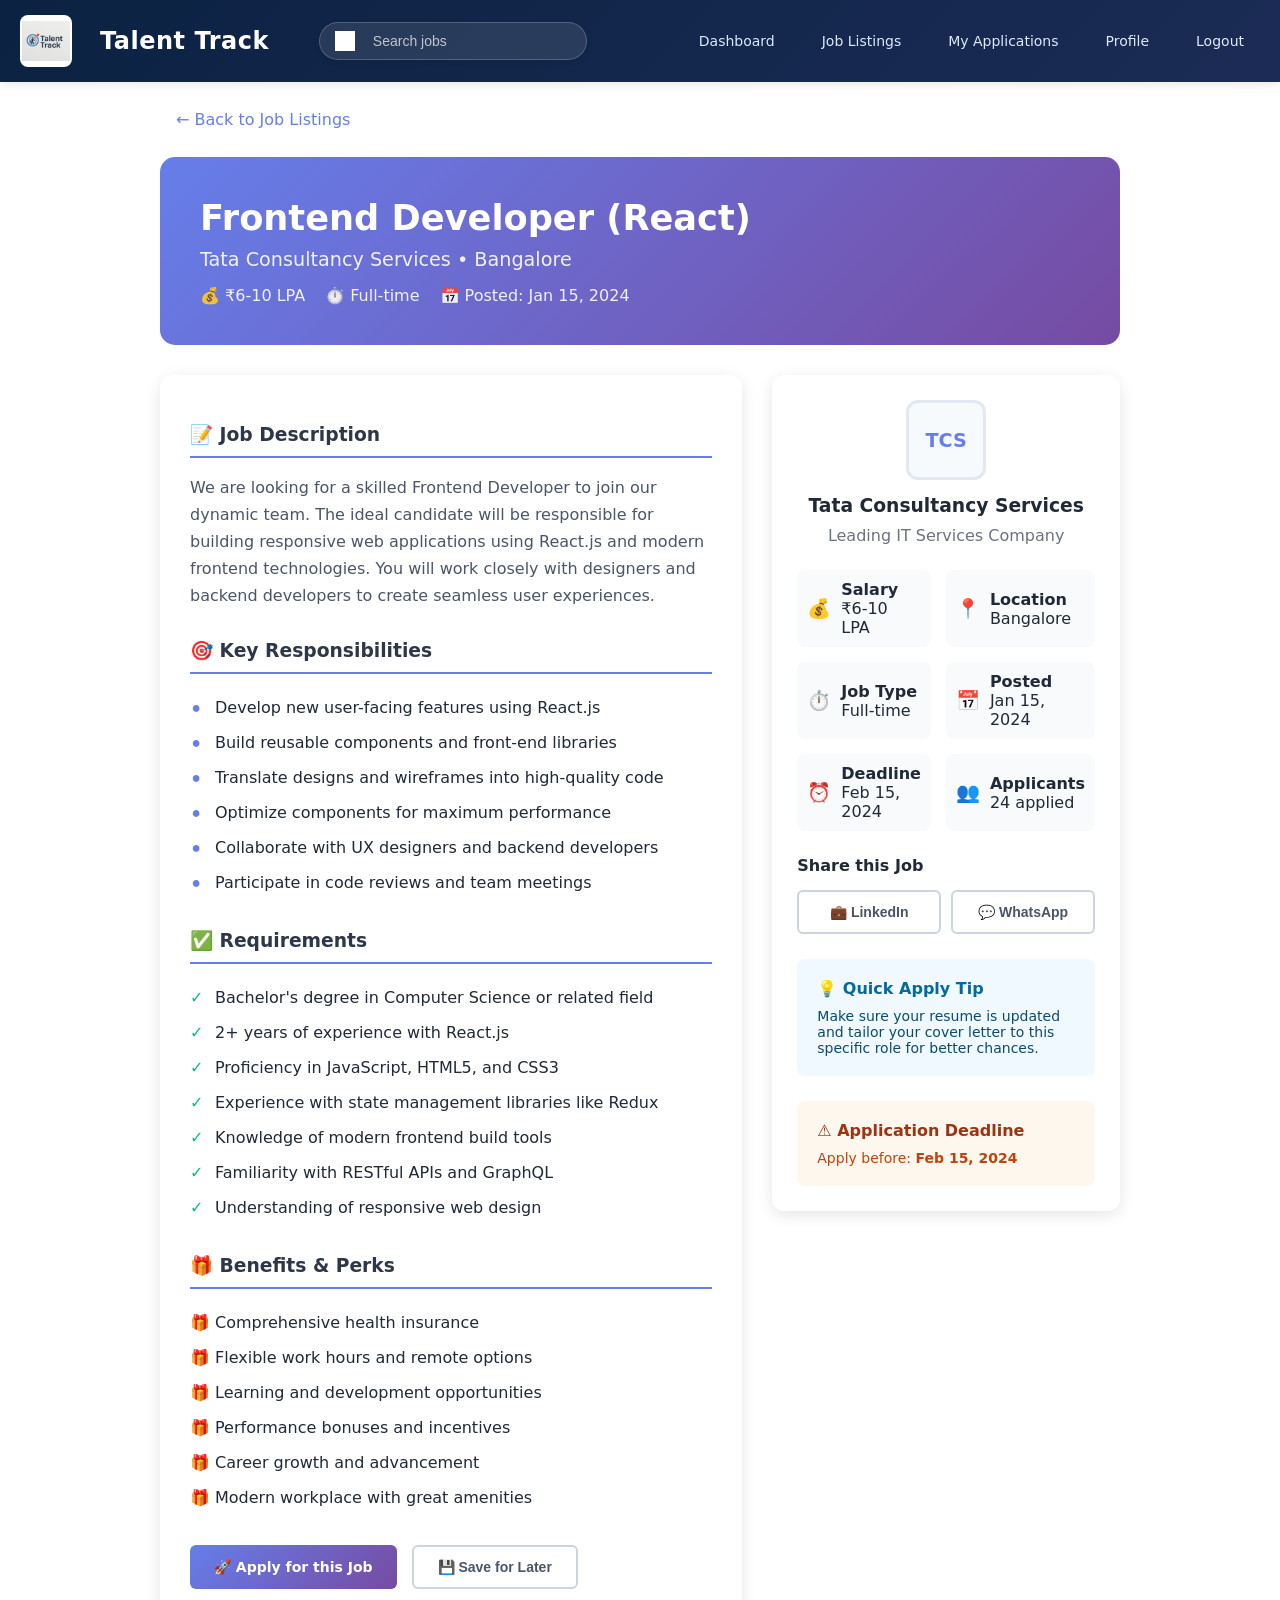
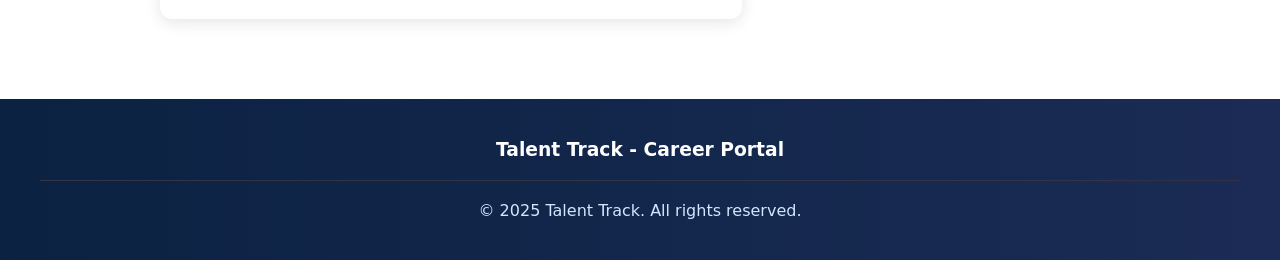
<file: job_details.html>
<!DOCTYPE html>
<html lang="en">
<head>
    <meta charset="UTF-8">
    <title>Job Details - Talent Track</title>
    <meta name="viewport" content="width=device-width, initial-scale=1.0">
    <link rel="stylesheet" href="index.css">
    <style>
        .job-details-container {
            max-width: 1000px;
            margin: 0 auto;
            padding: 20px;
        }
        .job-header {
            background: linear-gradient(135deg, #667eea 0%, #764ba2 100%);
            color: white;
            padding: 40px;
            border-radius: 15px;
            margin-bottom: 30px;
        }
        .job-content {
            display: grid;
            grid-template-columns: 2fr 1fr;
            gap: 30px;
            margin-top: 30px;
        }
        .job-main {
            background: white;
            padding: 30px;
            border-radius: 12px;
            box-shadow: 0 4px 15px rgba(0,0,0,0.1);
        }
        .job-sidebar {
            background: white;
            padding: 25px;
            border-radius: 12px;
            box-shadow: 0 4px 15px rgba(0,0,0,0.1);
            height: fit-content;
            position: sticky;
            top: 20px;
        }
        .section {
            margin-bottom: 30px;
        }
        .section:last-child {
            margin-bottom: 0;
        }
        .section h3 {
            color: #2d3748;
            border-bottom: 2px solid #667eea;
            padding-bottom: 10px;
            margin-bottom: 15px;
        }
        .requirements-list, .responsibilities-list, .benefits-list {
            list-style: none;
            padding: 0;
        }
        .requirements-list li, .responsibilities-list li, .benefits-list li {
            padding: 8px 0;
            padding-left: 25px;
            position: relative;
        }
        .requirements-list li:before {
            content: "✓";
            color: #10b981;
            position: absolute;
            left: 0;
            font-weight: bold;
        }
        .responsibilities-list li:before {
            content: "•";
            color: #667eea;
            position: absolute;
            left: 0;
            font-weight: bold;
            font-size: 1.2em;
        }
        .benefits-list li:before {
            content: "🎁";
            position: absolute;
            left: 0;
        }
        .company-info {
            text-align: center;
            margin-bottom: 25px;
        }
        .company-logo {
            width: 80px;
            height: 80px;
            background: #f7fafc;
            border-radius: 12px;
            display: flex;
            align-items: center;
            justify-content: center;
            margin: 0 auto 15px;
            font-weight: bold;
            color: #667eea;
            border: 3px solid #e2e8f0;
            font-size: 1.2em;
        }
        .job-meta-grid {
            display: grid;
            grid-template-columns: 1fr 1fr;
            gap: 15px;
            margin: 20px 0;
        }
        .meta-item {
            display: flex;
            align-items: center;
            gap: 10px;
            padding: 10px;
            background: #f8fafc;
            border-radius: 8px;
        }
        .meta-icon {
            font-size: 1.2em;
        }
        .back-link {
            display: inline-flex;
            align-items: center;
            gap: 8px;
            color: #667eea;
            text-decoration: none;
            margin-bottom: 20px;
            font-weight: 500;
            padding: 8px 16px;
            border-radius: 6px;
            transition: all 0.3s ease;
        }
        .back-link:hover {
            background: #f7fafc;
            transform: translateX(-5px);
        }
        .action-buttons {
            display: flex;
            gap: 15px;
            margin-top: 25px;
        }
        .btn {
            padding: 12px 24px;
            border-radius: 6px;
            text-decoration: none;
            font-weight: 600;
            font-size: 14px;
            transition: all 0.3s ease;
            border: none;
            cursor: pointer;
            display: inline-flex;
            align-items: center;
            justify-content: center;
            gap: 8px;
        }
        .btn-outline {
            background: transparent;
            border: 2px solid #cbd5e0;
            color: #4a5568;
        }
        .btn-primary {
            background: linear-gradient(135deg, #667eea, #764ba2);
            color: white;
        }
        .btn-outline:hover {
            border-color: #667eea;
            color: #667eea;
        }
        .btn-primary:hover {
            background: linear-gradient(135deg, #5a6fd8, #6b46c1);
            transform: translateY(-2px);
        }
        
        /* Updated Navbar Styles */
        .navbar {
            display: flex;
            align-items: center;
            padding: 15px 20px;
            background: linear-gradient(135deg, #0b2242 0%, #1b2b55 100%);
            box-shadow: 0 2px 10px rgba(0,0,0,0.1);
        }
        
        .nav-logo img {
            height: 40px;
        }
        
        .site-title {
            font-size: 1.5em;
            font-weight: bold;
            color: white;
            margin-left: 10px;
        }
        
        .searchbar {
            display: flex;
            align-items: center;
            background: rgba(255, 255, 255, 0.1);
            border-radius: 20px;
            padding: 8px 15px;
            margin-left: 20px;
            border: 1px solid rgba(255, 255, 255, 0.2);
        }
        
        .searchbar input {
            border: none;
            background: transparent;
            margin-left: 8px;
            outline: none;
            width: 200px;
            color: white;
        }
        
        .searchbar input::placeholder {
            color: rgba(255, 255, 255, 0.7);
        }
        
        .nav-item {
            display: flex;
            align-items: center;
            gap: 15px;
            margin-left: auto;
        }
        
        .nav-item a {
            text-decoration: none;
            color: #dbeafe;
            font-weight: 500;
            transition: all 0.3s ease;
            padding: 8px 16px;
            border-radius: 6px;
        }
        
        .nav-item a.active {
            background: rgba(255, 255, 255, 0.1);
            color: white;
        }
        
        .nav-item a:hover {
            background: rgba(255, 255, 255, 0.1);
            color: white;
        }
    </style>
</head>
<body>
    <header>
        <div class="navbar">
            <div class="nav-logo">
                <img src="logo.jpg" alt="logo" style="height: 40px;">
            </div>
            <div class="site-title">Talent Track</div>
            <div style="margin-left:12px;">
                <div class="searchbar">
                    <img src="logo.jpg" alt="logo" style="height: 20px; filter: brightness(0) invert(1);">
                    <input aria-label="Search jobs" placeholder="Search jobs">
                </div>
            </div>
            <nav class="nav-item">
                <a href="student_dashboard.html">Dashboard</a>
                <a href="job_listings.html">Job Listings</a>
                <a href="my_applications.html">My Applications</a>
                <a href="profile.html">Profile</a>
                <a href="logout.php">Logout</a>
            </nav>
        </div>
    </header>

    <main class="job-details-container">
        <a href="job_listings.html" class="back-link">← Back to Job Listings</a>

        <div id="job-header" class="job-header">
            <!-- Dynamic content will be loaded here -->
        </div>

        <div class="job-content">
            <div class="job-main">
                <div id="job-description" class="section">
                    <!-- Dynamic content will be loaded here -->
                </div>

                <div id="job-responsibilities" class="section">
                    <!-- Dynamic content will be loaded here -->
                </div>

                <div id="job-requirements" class="section">
                    <!-- Dynamic content will be loaded here -->
                </div>

                <div id="job-benefits" class="section">
                    <!-- Dynamic content will be loaded here -->
                </div>

                <div class="action-buttons">
                    <a id="apply-link" class="btn btn-primary" href="#">
                        🚀 Apply for this Job
                    </a>
                    <button class="btn btn-outline" onclick="saveJob()">
                        💾 Save for Later
                    </button>
                </div>
            </div>

            <div class="job-sidebar">
                <div id="company-info" class="company-info">
                    <!-- Dynamic content will be loaded here -->
                </div>

                <div id="job-meta-grid" class="job-meta-grid">
                    <!-- Dynamic content will be loaded here -->
                </div>

                <div style="margin-top: 25px;">
                    <h4 style="margin-bottom: 15px;">Share this Job</h4>
                    <div style="display: flex; gap: 10px;">
                        <button class="btn btn-outline" style="flex: 1;" onclick="shareJob('linkedin')">
                            💼 LinkedIn
                        </button>
                        <button class="btn btn-outline" style="flex: 1;" onclick="shareJob('whatsapp')">
                            💬 WhatsApp
                        </button>
                    </div>
                </div>

                <div style="margin-top: 25px; padding: 20px; background: #f0f9ff; border-radius: 8px;">
                    <h4 style="margin: 0 0 10px 0; color: #0369a1;">💡 Quick Apply Tip</h4>
                    <p style="margin: 0; color: #0c4a6e; font-size: 14px;">
                        Make sure your resume is updated and tailor your cover letter to this specific role for better chances.
                    </p>
                </div>

                <div style="margin-top: 25px; padding: 20px; background: #fef7ed; border-radius: 8px;">
                    <h4 style="margin: 0 0 10px 0; color: #9a3412;">⚠️ Application Deadline</h4>
                    <p id="deadline-text" style="margin: 0; color: #c2410c; font-size: 14px;">
                        <!-- Dynamic deadline will be loaded here -->
                    </p>
                </div>
            </div>
        </div>
    </main>

    <footer style="background: linear-gradient(90deg, #0b2242, #1b2b55); color: #dbeafe; text-align: center; padding: 40px 0; margin-top: 60px;">
        <div style="max-width: 1200px; margin: 0 auto;">
            <h3 style="margin: 0 0 20px 0; color: #fff;">Talent Track - Career Portal</h3>
            <p style="margin: 20px 0 0 0; color: #cfe8ff; border-top: 1px solid #334; padding-top: 20px;">
                &copy; 2025 Talent Track. All rights reserved.
            </p>
        </div>
    </footer>

    <script>
        // Job data for all positions
        const jobData = {
            1: {
                title: "Frontend Developer (React)",
                company: "Tata Consultancy Services",
                location: "Bangalore",
                salary: "₹6-10 LPA",
                type: "Full-time",
                posted: "Jan 15, 2024",
                deadline: "Feb 15, 2024",
                applicants: 24,
                logo: "TCS",
                description: "We are looking for a skilled Frontend Developer to join our dynamic team. The ideal candidate will be responsible for building responsive web applications using React.js and modern frontend technologies. You will work closely with designers and backend developers to create seamless user experiences.",
                responsibilities: [
                    "Develop new user-facing features using React.js",
                    "Build reusable components and front-end libraries",
                    "Translate designs and wireframes into high-quality code",
                    "Optimize components for maximum performance",
                    "Collaborate with UX designers and backend developers",
                    "Participate in code reviews and team meetings"
                ],
                requirements: [
                    "Bachelor's degree in Computer Science or related field",
                    "2+ years of experience with React.js",
                    "Proficiency in JavaScript, HTML5, and CSS3",
                    "Experience with state management libraries like Redux",
                    "Knowledge of modern frontend build tools",
                    "Familiarity with RESTful APIs and GraphQL",
                    "Understanding of responsive web design"
                ],
                benefits: [
                    "Comprehensive health insurance",
                    "Flexible work hours and remote options",
                    "Learning and development opportunities",
                    "Performance bonuses and incentives",
                    "Career growth and advancement",
                    "Modern workplace with great amenities"
                ]
            },
            2: {
                title: "Data Analyst",
                company: "Infosys",
                location: "Pune",
                salary: "₹4-7 LPA",
                type: "Full-time",
                posted: "Jan 18, 2024",
                deadline: "Feb 18, 2024",
                applicants: 18,
                logo: "INFY",
                description: "Join our data analytics team to analyze complex datasets, create insightful dashboards, and provide data-driven recommendations to stakeholders. This role requires strong analytical skills and experience with data visualization tools.",
                responsibilities: [
                    "Analyze large datasets to extract meaningful insights",
                    "Create interactive dashboards and reports",
                    "Collaborate with business stakeholders",
                    "Develop data models and algorithms",
                    "Ensure data quality and integrity",
                    "Present findings to technical and non-technical audiences"
                ],
                requirements: [
                    "Bachelor's degree in Statistics, Mathematics, or related field",
                    "1+ years of experience in data analysis",
                    "Proficiency in SQL and Python",
                    "Experience with data visualization tools (Tableau, Power BI)",
                    "Strong analytical and problem-solving skills",
                    "Knowledge of statistical analysis techniques"
                ],
                benefits: [
                    "Competitive salary package",
                    "Health and wellness programs",
                    "Professional certification support",
                    "Flexible work arrangements",
                    "Collaborative work environment",
                    "Career development programs"
                ]
            },
            3: {
                title: "Backend Engineer (Java)",
                company: "Wipro",
                location: "Hyderabad",
                salary: "₹8-12 LPA",
                type: "Full-time",
                posted: "Jan 20, 2024",
                deadline: "Feb 20, 2024",
                applicants: 32,
                logo: "WPR",
                description: "We are seeking a Backend Engineer to design and develop scalable microservices using Spring Boot. You will work on cloud-native applications and ensure high performance and reliability of our backend systems.",
                responsibilities: [
                    "Design and develop microservices architecture",
                    "Implement RESTful APIs and web services",
                    "Optimize application performance and scalability",
                    "Collaborate with frontend and DevOps teams",
                    "Write clean, maintainable code",
                    "Participate in system design and architecture"
                ],
                requirements: [
                    "Bachelor's degree in Computer Science or equivalent",
                    "3+ years of Java development experience",
                    "Strong knowledge of Spring Boot framework",
                    "Experience with microservices architecture",
                    "Knowledge of SQL and NoSQL databases",
                    "Understanding of cloud platforms (AWS/Azure)"
                ],
                benefits: [
                    "Competitive compensation package",
                    "Comprehensive health benefits",
                    "Remote work flexibility",
                    "Learning and development budget",
                    "Stock options program",
                    "Modern office facilities"
                ]
            },
            4: {
                title: "Product Management Intern",
                company: "Flipkart",
                location: "Bangalore",
                salary: "₹30K/month",
                type: "Internship",
                posted: "Jan 22, 2024",
                deadline: "Feb 22, 2024",
                applicants: 45,
                logo: "FLP",
                description: "Exciting internship opportunity for students interested in product management. Work with experienced product managers on real-world projects and gain hands-on experience in the e-commerce domain.",
                responsibilities: [
                    "Assist in product roadmap planning",
                    "Conduct user research and market analysis",
                    "Create product requirements documents",
                    "Collaborate with engineering and design teams",
                    "Analyze product metrics and user feedback",
                    "Participate in product strategy discussions"
                ],
                requirements: [
                    "Currently pursuing Bachelor's/Master's degree",
                    "Strong analytical and communication skills",
                    "Interest in technology and product development",
                    "Basic understanding of product management",
                    "Ability to work in a fast-paced environment",
                    "Previous internship experience is a plus"
                ],
                benefits: [
                    "Monthly stipend",
                    "Mentorship from senior product managers",
                    "Certificate of completion",
                    "Networking opportunities",
                    "Potential full-time offer",
                    "Learning and development sessions"
                ]
            },
            5: {
                title: "Mobile Developer (React Native)",
                company: "Zoho Corporation",
                location: "Chennai",
                salary: "₹5-9 LPA",
                type: "Full-time",
                posted: "Jan 25, 2024",
                deadline: "Feb 25, 2024",
                applicants: 28,
                logo: "ZOHO",
                description: "Join our mobile development team to create cross-platform applications using React Native. You'll work on exciting projects and collaborate with designers to deliver exceptional user experiences.",
                responsibilities: [
                    "Develop cross-platform mobile applications",
                    "Collaborate with UI/UX designers",
                    "Implement responsive and performant UI",
                    "Integrate with backend APIs",
                    "Write unit and integration tests",
                    "Optimize app performance"
                ],
                requirements: [
                    "Bachelor's degree in Computer Science or related",
                    "1+ years of React Native experience",
                    "Knowledge of JavaScript and TypeScript",
                    "Experience with mobile app deployment",
                    "Understanding of REST APIs",
                    "Familiarity with version control systems"
                ],
                benefits: [
                    "Competitive salary package",
                    "Health and dental insurance",
                    "Flexible working hours",
                    "Professional development support",
                    "Employee stock purchase plan",
                    "On-site recreational facilities"
                ]
            },
            6: {
                title: "Cloud Engineer",
                company: "Accenture",
                location: "Mumbai",
                salary: "₹7-11 LPA",
                type: "Full-time",
                posted: "Jan 28, 2024",
                deadline: "Feb 28, 2024",
                applicants: 36,
                logo: "ACC",
                description: "We are looking for a Cloud Engineer to implement and manage cloud infrastructure on AWS/Azure. You will automate deployment processes and ensure cloud security best practices are followed.",
                responsibilities: [
                    "Design and implement cloud infrastructure",
                    "Automate deployment and scaling processes",
                    "Monitor cloud performance and costs",
                    "Implement security best practices",
                    "Collaborate with development teams",
                    "Troubleshoot cloud infrastructure issues"
                ],
                requirements: [
                    "Bachelor's degree in IT or related field",
                    "2+ years of cloud engineering experience",
                    "Certification in AWS or Azure preferred",
                    "Experience with Infrastructure as Code",
                    "Knowledge of containerization technologies",
                    "Understanding of networking concepts"
                ],
                benefits: [
                    "Comprehensive benefits package",
                    "Remote work options",
                    "Professional certification reimbursement",
                    "Performance bonuses",
                    "Career advancement opportunities",
                    "Global project exposure"
                ]
            },
            7: {
                title: "UI/UX Designer",
                company: "HCL Technologies",
                location: "Noida",
                salary: "₹5-8 LPA",
                type: "Full-time",
                posted: "Jan 30, 2024",
                deadline: "Feb 28, 2024",
                applicants: 22,
                logo: "HCL",
                description: "Create user-centered designs for web and mobile applications. Conduct user research and collaborate with development teams to deliver exceptional digital experiences.",
                responsibilities: [
                    "Create wireframes, prototypes, and mockups",
                    "Conduct user research and usability testing",
                    "Collaborate with product managers and developers",
                    "Develop design systems and style guides",
                    "Create responsive and accessible designs",
                    "Stay updated with design trends"
                ],
                requirements: [
                    "Bachelor's degree in Design or related field",
                    "2+ years of UI/UX design experience",
                    "Proficiency in design tools (Figma, Sketch)",
                    "Strong portfolio of design projects",
                    "Understanding of user-centered design",
                    "Knowledge of front-end development basics"
                ],
                benefits: [
                    "Competitive salary package",
                    "Health and wellness benefits",
                    "Flexible work arrangements",
                    "Design software subscriptions",
                    "Conference and workshop opportunities",
                    "Creative work environment"
                ]
            },
            8: {
                title: "DevOps Engineer",
                company: "IBM India",
                location: "Bangalore",
                salary: "₹9-14 LPA",
                type: "Full-time",
                posted: "Feb 1, 2024",
                deadline: "Mar 1, 2024",
                applicants: 29,
                logo: "IBM",
                description: "Implement CI/CD pipelines, manage container orchestration, and automate infrastructure using tools like Docker, Kubernetes, and Jenkins in our dynamic DevOps team.",
                responsibilities: [
                    "Design and implement CI/CD pipelines",
                    "Manage container orchestration platforms",
                    "Automate infrastructure provisioning",
                    "Monitor system performance and availability",
                    "Collaborate with development and operations teams",
                    "Implement security and compliance measures"
                ],
                requirements: [
                    "Bachelor's degree in Computer Science",
                    "3+ years of DevOps experience",
                    "Expertise in Docker and Kubernetes",
                    "Experience with CI/CD tools (Jenkins, GitLab)",
                    "Knowledge of scripting languages",
                    "Understanding of cloud platforms"
                ],
                benefits: [
                    "Competitive compensation",
                    "Comprehensive health coverage",
                    "Remote and flexible work options",
                    "Professional development budget",
                    "Stock options and bonuses",
                    "Cutting-edge technology exposure"
                ]
            }
        };

        // Get job ID from URL parameters
        function getJobIdFromURL() {
            const urlParams = new URLSearchParams(window.location.search);
            return parseInt(urlParams.get('job_id')) || 1;
        }

        // Load job data based on ID
        function loadJobData() {
            const jobId = getJobIdFromURL();
            const job = jobData[jobId];

            if (!job) {
                // Redirect to listings if job not found
                window.location.href = 'job_listings.html';
                return;
            }

            // Update page title
            document.title = `${job.title} - ${job.company} - Talent Track`;

            // Update job header
            document.getElementById('job-header').innerHTML = `
                <h1 style="margin: 0 0 10px 0; font-size: 2.2em;">${job.title}</h1>
                <div style="font-size: 1.2em; opacity: 0.9; margin-bottom: 15px;">
                    ${job.company} • ${job.location}
                </div>
                <div style="display: flex; gap: 20px; flex-wrap: wrap; opacity: 0.9;">
                    <div>💰 ${job.salary}</div>
                    <div>⏱️ ${job.type}</div>
                    <div>📅 Posted: ${job.posted}</div>
                </div>
            `;

            // Update job description
            document.getElementById('job-description').innerHTML = `
                <h3>📝 Job Description</h3>
                <p style="line-height: 1.7; font-size: 16px; color: #4a5568;">${job.description}</p>
            `;

            // Update responsibilities
            document.getElementById('job-responsibilities').innerHTML = `
                <h3>🎯 Key Responsibilities</h3>
                <ul class="responsibilities-list">
                    ${job.responsibilities.map(resp => `<li>${resp}</li>`).join('')}
                </ul>
            `;

            // Update requirements
            document.getElementById('job-requirements').innerHTML = `
                <h3>✅ Requirements</h3>
                <ul class="requirements-list">
                    ${job.requirements.map(req => `<li>${req}</li>`).join('')}
                </ul>
            `;

            // Update benefits
            document.getElementById('job-benefits').innerHTML = `
                <h3>🎁 Benefits & Perks</h3>
                <ul class="benefits-list">
                    ${job.benefits.map(benefit => `<li>${benefit}</li>`).join('')}
                </ul>
            `;

            // Update company info
            document.getElementById('company-info').innerHTML = `
                <div class="company-logo">${job.logo}</div>
                <h3 style="margin: 0 0 10px 0;">${job.company}</h3>
                <p style="color: #6b7280; margin: 0;">${getCompanyDescription(job.company)}</p>
            `;

            // Update job meta grid
            document.getElementById('job-meta-grid').innerHTML = `
                <div class="meta-item">
                    <span class="meta-icon">💰</span>
                    <div>
                        <strong>Salary</strong>
                        <div>${job.salary}</div>
                    </div>
                </div>
                <div class="meta-item">
                    <span class="meta-icon">📍</span>
                    <div>
                        <strong>Location</strong>
                        <div>${job.location}</div>
                    </div>
                </div>
                <div class="meta-item">
                    <span class="meta-icon">⏱️</span>
                    <div>
                        <strong>Job Type</strong>
                        <div>${job.type}</div>
                    </div>
                </div>
                <div class="meta-item">
                    <span class="meta-icon">📅</span>
                    <div>
                        <strong>Posted</strong>
                        <div>${job.posted}</div>
                    </div>
                </div>
                <div class="meta-item">
                    <span class="meta-icon">⏰</span>
                    <div>
                        <strong>Deadline</strong>
                        <div>${job.deadline}</div>
                    </div>
                </div>
                <div class="meta-item">
                    <span class="meta-icon">👥</span>
                    <div>
                        <strong>Applicants</strong>
                        <div>${job.applicants} applied</div>
                    </div>
                </div>
            `;

            // Update deadline text
            document.getElementById('deadline-text').innerHTML = `
                Apply before: <strong>${job.deadline}</strong>
            `;

            // Update apply link
            document.getElementById('apply-link').href = `apply_job.html?job_id=${jobId}`;
        }

        // Helper function to get company description
        function getCompanyDescription(company) {
            const descriptions = {
                "Tata Consultancy Services": "Leading IT Services Company",
                "Infosys": "Global Technology Services",
                "Wipro": "IT Consulting & Business Solutions",
                "Flipkart": "E-commerce Marketplace",
                "Zoho Corporation": "Software Development Company",
                "Accenture": "Global Professional Services",
                "HCL Technologies": "IT Services and Consulting",
                "IBM India": "Technology and Consulting"
            };
            return descriptions[company] || "Technology Company";
        }

        function saveJob() {
            const jobId = getJobIdFromURL();
            const job = jobData[jobId];
            
            const jobDataToSave = {
                id: jobId,
                title: job.title,
                company: job.company,
                location: job.location,
                salary: job.salary
            };
            
            const savedJobs = JSON.parse(localStorage.getItem('savedJobs') || '[]');
            const existingJob = savedJobs.find(j => j.id === jobId);
            
            if (!existingJob) {
                savedJobs.push(jobDataToSave);
                localStorage.setItem('savedJobs', JSON.stringify(savedJobs));
                alert('Job saved successfully! You can view saved jobs in your dashboard.');
            } else {
                alert('Job already saved!');
            }
        }

        function shareJob(platform) {
            const jobId = getJobIdFromURL();
            const job = jobData[jobId];
            const jobTitle = `${job.title} at ${job.company}`;
            const url = window.location.href;
            
            let shareUrl = '';
            switch(platform) {
                case 'linkedin':
                    shareUrl = `https://www.linkedin.com/sharing/share-offsite/?url=${encodeURIComponent(url)}`;
                    break;
                case 'whatsapp':
                    shareUrl = `https://wa.me/?text=${encodeURIComponent(`Check out this job: ${jobTitle} - ${url}`)}`;
                    break;
            }
            
            if (shareUrl) {
                window.open(shareUrl, '_blank');
            }
        }

        // Load job data when page loads
        document.addEventListener('DOMContentLoaded', loadJobData);
    </script>
</body>
</html>
</file>
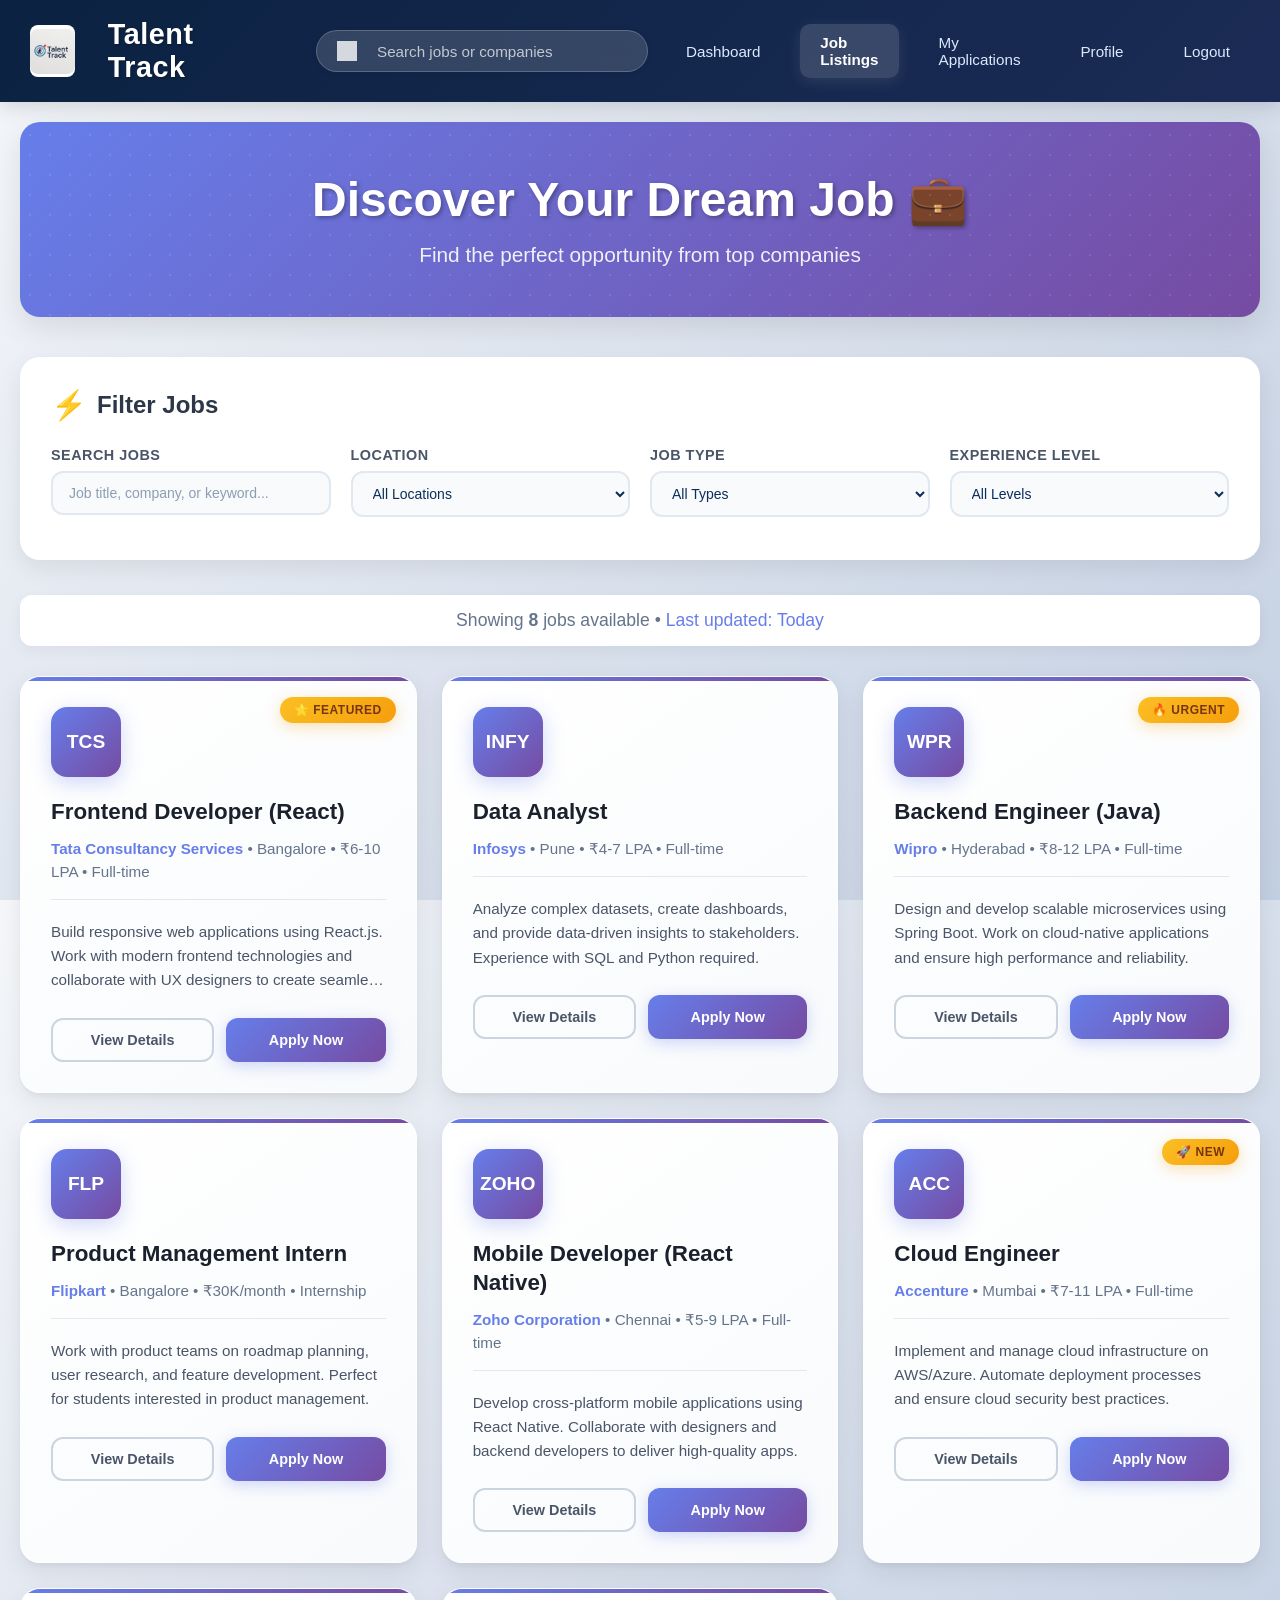
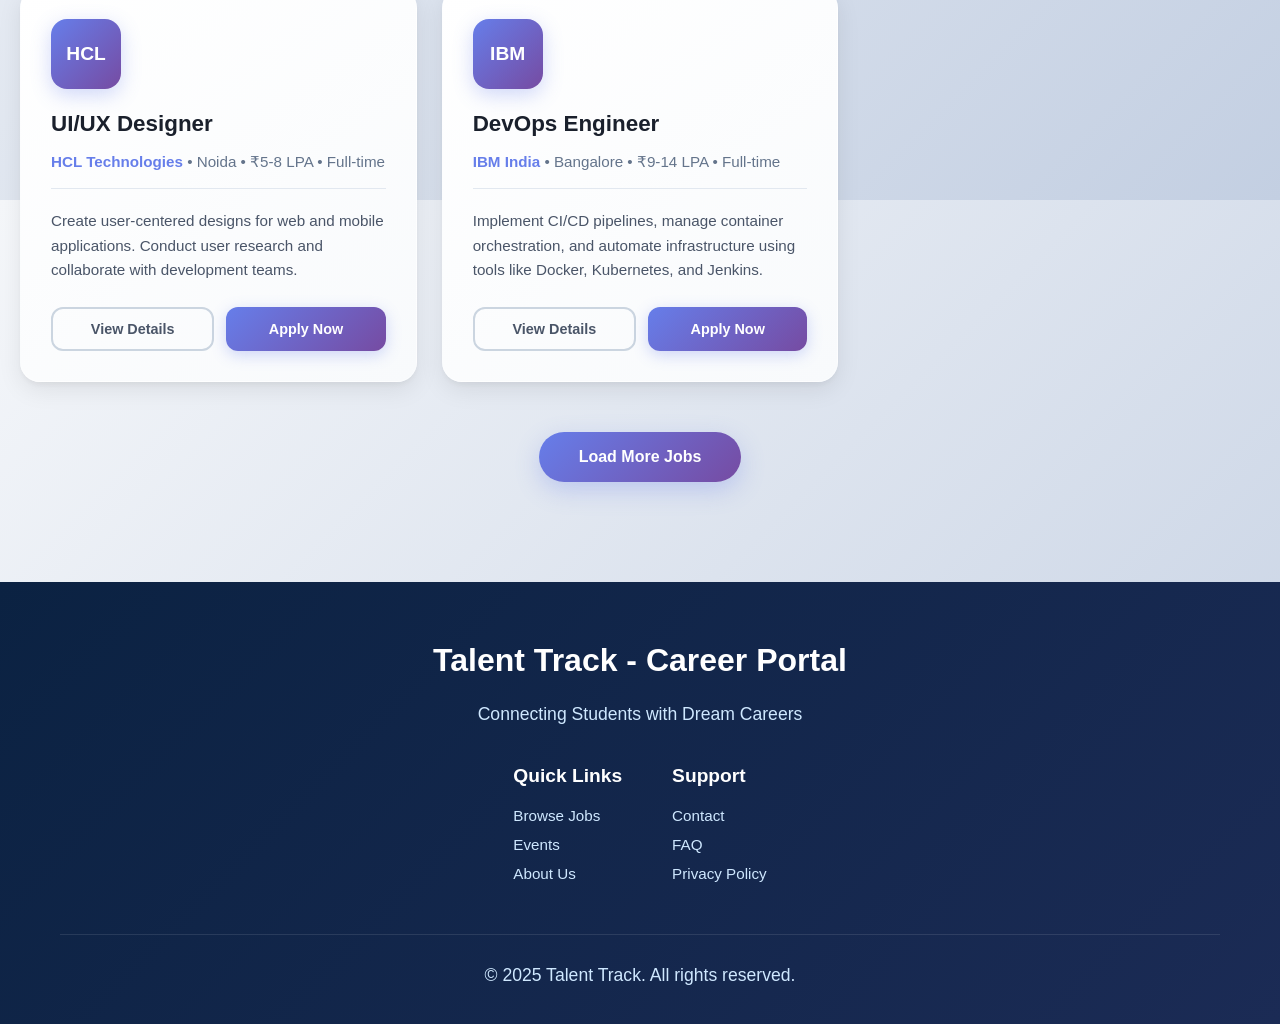
<file: job_listings.html>
<!DOCTYPE html>
<html lang="en">
<head>
    <meta charset="UTF-8">
    <title>Job Listings - Talent Track</title>
    <meta name="viewport" content="width=device-width, initial-scale=1.0">
    <link rel="stylesheet" href="index.css">
    <style>
        * {
            margin: 0;
            padding: 0;
            box-sizing: border-box;
        }

        body {
            font-family: 'Segoe UI', Tahoma, Geneva, Verdana, sans-serif;
            background: linear-gradient(135deg, #f5f7fa 0%, #c3cfe2 100%);
            min-height: 100vh;
        }

        .listings-container {
            max-width: 1400px;
            margin: 0 auto;
            padding: 20px;
        }

        .page-header {
            background: linear-gradient(135deg, #667eea 0%, #764ba2 100%);
            color: white;
            padding: 50px 40px;
            border-radius: 20px;
            margin-bottom: 40px;
            text-align: center;
            box-shadow: 0 10px 30px rgba(0,0,0,0.1);
            position: relative;
            overflow: hidden;
        }

        .page-header::before {
            content: '';
            position: absolute;
            top: -50%;
            left: -50%;
            width: 200%;
            height: 200%;
            background: radial-gradient(circle, rgba(255,255,255,0.1) 1px, transparent 1px);
            background-size: 20px 20px;
            animation: float 20s linear infinite;
        }

        @keyframes float {
            0% { transform: translate(0, 0) rotate(0deg); }
            100% { transform: translate(-20px, -20px) rotate(360deg); }
        }

        .page-header h1 {
            font-size: 3em;
            margin-bottom: 15px;
            font-weight: 700;
            text-shadow: 2px 2px 4px rgba(0,0,0,0.3);
        }

        .page-header p {
            font-size: 1.3em;
            opacity: 0.9;
            font-weight: 300;
        }

        .filters {
            background: white;
            padding: 30px;
            border-radius: 20px;
            box-shadow: 0 8px 25px rgba(0,0,0,0.08);
            margin-bottom: 35px;
            border: 1px solid rgba(255,255,255,0.2);
            backdrop-filter: blur(10px);
        }

        .filters h3 {
            margin-top: 0;
            margin-bottom: 25px;
            color: #2d3748;
            font-size: 1.5em;
            font-weight: 600;
            display: flex;
            align-items: center;
            gap: 10px;
        }

        .filters h3::before {
            content: '⚡';
            font-size: 1.2em;
        }

        .filter-grid {
            display: grid;
            grid-template-columns: repeat(auto-fit, minmax(250px, 1fr));
            gap: 20px;
        }

        .glass-field {
            position: relative;
        }

        .glass-field label {
            display: block;
            margin-bottom: 8px;
            color: #4a5568;
            font-weight: 600;
            font-size: 0.9em;
            text-transform: uppercase;
            letter-spacing: 0.5px;
        }

        .glass-field input,
        .glass-field select {
            width: 100%;
            padding: 12px 16px;
            border: 2px solid #e2e8f0;
            border-radius: 12px;
            background: #f8fafc;
            font-size: 14px;
            transition: all 0.3s ease;
            outline: none;
        }

        .glass-field input:focus,
        .glass-field select:focus {
            border-color: #667eea;
            background: white;
            box-shadow: 0 0 0 3px rgba(102, 126, 234, 0.1);
        }

        .job-count {
            text-align: center;
            color: #64748b;
            margin-bottom: 30px;
            font-size: 1.1em;
            background: white;
            padding: 15px;
            border-radius: 12px;
            box-shadow: 0 4px 15px rgba(0,0,0,0.05);
        }

        .jobs-grid {
            display: grid;
            grid-template-columns: repeat(auto-fill, minmax(380px, 1fr));
            gap: 25px;
            margin-bottom: 40px;
        }

        .job-card {
            background: linear-gradient(145deg, #ffffff, #f8fafc);
            border-radius: 20px;
            padding: 30px;
            box-shadow: 
                0 8px 25px rgba(0,0,0,0.08),
                0 4px 6px -1px rgba(0,0,0,0.05);
            border: 1px solid rgba(255,255,255,0.3);
            transition: all 0.4s cubic-bezier(0.175, 0.885, 0.32, 1.275);
            position: relative;
            overflow: hidden;
        }

        .job-card::before {
            content: '';
            position: absolute;
            top: 0;
            left: 0;
            right: 0;
            height: 4px;
            background: linear-gradient(90deg, #667eea, #764ba2);
        }

        .job-card:hover {
            transform: translateY(-8px) scale(1.02);
            box-shadow: 
                0 20px 40px rgba(0,0,0,0.15),
                0 8px 15px -3px rgba(0,0,0,0.1);
        }

        .featured-badge {
            position: absolute;
            top: 20px;
            right: 20px;
            background: linear-gradient(135deg, #fbbf24, #f59e0b);
            color: #78350f;
            padding: 6px 14px;
            border-radius: 20px;
            font-size: 0.75em;
            font-weight: 700;
            text-transform: uppercase;
            letter-spacing: 0.5px;
            box-shadow: 0 4px 15px rgba(245, 158, 11, 0.3);
            z-index: 2;
        }

        .company-logo {
            width: 70px;
            height: 70px;
            background: linear-gradient(135deg, #667eea, #764ba2);
            border-radius: 16px;
            display: flex;
            align-items: center;
            justify-content: center;
            margin-bottom: 20px;
            font-weight: bold;
            color: white;
            font-size: 1.2em;
            box-shadow: 0 6px 20px rgba(102, 126, 234, 0.3);
            transition: transform 0.3s ease;
        }

        .job-card:hover .company-logo {
            transform: rotate(10deg) scale(1.1);
        }

        .job-card h3 {
            margin: 0 0 12px 0;
            color: #1a202c;
            font-size: 1.4em;
            font-weight: 700;
            line-height: 1.3;
        }

        .job-meta {
            color: #64748b;
            font-size: 0.95em;
            margin-bottom: 20px;
            line-height: 1.5;
            padding-bottom: 15px;
            border-bottom: 1px solid #e2e8f0;
        }

        .job-meta strong {
            color: #667eea;
            font-weight: 600;
        }

        .job-description {
            color: #4a5568;
            line-height: 1.6;
            margin-bottom: 25px;
            font-size: 0.95em;
            display: -webkit-box;
            -webkit-line-clamp: 3;
            -webkit-box-orient: vertical;
            overflow: hidden;
        }

        .job-actions {
            display: flex;
            gap: 12px;
            flex-wrap: wrap;
        }

        .btn {
            padding: 12px 24px;
            border-radius: 12px;
            text-decoration: none;
            font-weight: 600;
            font-size: 0.9em;
            transition: all 0.3s ease;
            border: none;
            cursor: pointer;
            display: inline-flex;
            align-items: center;
            justify-content: center;
            gap: 8px;
            flex: 1;
            min-width: 120px;
            position: relative;
            overflow: hidden;
        }

        .btn::before {
            content: '';
            position: absolute;
            top: 0;
            left: -100%;
            width: 100%;
            height: 100%;
            background: linear-gradient(90deg, transparent, rgba(255,255,255,0.2), transparent);
            transition: left 0.5s;
        }

        .btn:hover::before {
            left: 100%;
        }

        .btn-outline {
            background: transparent;
            border: 2px solid #cbd5e0;
            color: #4a5568;
        }

        .btn-primary {
            background: linear-gradient(135deg, #667eea, #764ba2);
            color: white;
            box-shadow: 0 4px 15px rgba(102, 126, 234, 0.3);
        }

        .btn-outline:hover {
            border-color: #667eea;
            color: #667eea;
            transform: translateY(-2px);
        }

        .btn-primary:hover {
            background: linear-gradient(135deg, #5a6fd8, #6b46c1);
            transform: translateY(-2px);
            box-shadow: 0 8px 25px rgba(102, 126, 234, 0.4);
        }

        .load-more-container {
            text-align: center;
            margin-top: 50px;
        }

        .load-more-btn {
            padding: 16px 40px;
            background: linear-gradient(135deg, #667eea, #764ba2);
            color: white;
            border: none;
            border-radius: 50px;
            font-weight: 600;
            font-size: 1em;
            cursor: pointer;
            transition: all 0.3s ease;
            box-shadow: 0 8px 25px rgba(102, 126, 234, 0.3);
            position: relative;
            overflow: hidden;
        }

        .load-more-btn:hover {
            transform: translateY(-3px);
            box-shadow: 0 12px 30px rgba(102, 126, 234, 0.4);
        }

        .load-more-btn:active {
            transform: translateY(0);
        }

        /* Updated Navbar Styles */
        .navbar {
            display: flex;
            align-items: center;
            padding: 18px 30px;
            background: linear-gradient(135deg, #0b2242 0%, #1b2b55 100%);
            box-shadow: 0 4px 20px rgba(0,0,0,0.15);
            position: sticky;
            top: 0;
            z-index: 1000;
        }

        .nav-logo img {
            height: 45px;
            border-radius: 8px;
        }

        .site-title {
            font-size: 1.8em;
            font-weight: bold;
            color: white;
            margin-left: 15px;
            text-shadow: 1px 1px 2px rgba(0,0,0,0.3);
        }

        .searchbar {
            display: flex;
            align-items: center;
            background: rgba(255, 255, 255, 0.15);
            border-radius: 25px;
            padding: 10px 20px;
            margin-left: 30px;
            border: 1px solid rgba(255, 255, 255, 0.2);
            backdrop-filter: blur(10px);
            transition: all 0.3s ease;
        }

        .searchbar:focus-within {
            background: rgba(255, 255, 255, 0.2);
            box-shadow: 0 0 0 2px rgba(255,255,255,0.3);
        }

        .searchbar img {
            height: 20px;
            filter: brightness(0) invert(1);
            opacity: 0.8;
        }

        .searchbar input {
            border: none;
            background: transparent;
            margin-left: 12px;
            outline: none;
            width: 250px;
            color: white;
            font-size: 0.95em;
        }

        .searchbar input::placeholder {
            color: rgba(255, 255, 255, 0.7);
        }

        .nav-item {
            display: flex;
            align-items: center;
            gap: 20px;
            margin-left: auto;
        }

        .nav-item a {
            text-decoration: none;
            color: #dbeafe;
            font-weight: 500;
            transition: all 0.3s ease;
            padding: 10px 20px;
            border-radius: 10px;
            font-size: 0.95em;
            position: relative;
        }

        .nav-item a.active {
            background: rgba(255, 255, 255, 0.15);
            color: white;
            box-shadow: 0 4px 15px rgba(255,255,255,0.1);
        }

        .nav-item a:hover {
            background: rgba(255, 255, 255, 0.1);
            color: white;
            transform: translateY(-2px);
        }

        /* Footer Styles */
        footer {
            background: linear-gradient(135deg, #0b2242 0%, #1b2b55 100%);
            color: #dbeafe;
            text-align: center;
            padding: 60px 0 30px;
            margin-top: 80px;
        }

        .footer-content {
            max-width: 1200px;
            margin: 0 auto;
            padding: 0 20px;
        }

        .footer-content h3 {
            margin: 0 0 25px 0;
            color: #fff;
            font-size: 2em;
            font-weight: 700;
        }

        .footer-content > p {
            margin: 8px 0;
            color: #cfe8ff;
            font-size: 1.1em;
        }

        .footer-links {
            display: flex;
            justify-content: center;
            gap: 50px;
            margin: 40px 0;
            flex-wrap: wrap;
        }

        .footer-links div {
            text-align: left;
        }

        .footer-links h4 {
            color: #fff;
            margin-bottom: 20px;
            font-size: 1.2em;
            font-weight: 600;
        }

        .footer-links a {
            color: #cfe8ff;
            display: block;
            margin: 12px 0;
            text-decoration: none;
            transition: color 0.3s ease;
            font-size: 0.95em;
        }

        .footer-links a:hover {
            color: #fff;
            transform: translateX(5px);
        }

        .footer-bottom {
            margin: 40px 0 0 0;
            color: #cfe8ff;
            border-top: 1px solid rgba(255,255,255,0.1);
            padding-top: 30px;
            font-size: 0.95em;
        }

        /* Responsive Design */
        @media (max-width: 768px) {
            .jobs-grid {
                grid-template-columns: 1fr;
            }
            
            .filter-grid {
                grid-template-columns: 1fr;
            }
            
            .navbar {
                flex-wrap: wrap;
                gap: 15px;
            }
            
            .searchbar {
                margin-left: 0;
                width: 100%;
            }
            
            .searchbar input {
                width: 100%;
            }
            
            .nav-item {
                width: 100%;
                justify-content: center;
            }
            
            .page-header h1 {
                font-size: 2.2em;
            }
        }

        /* Animation for cards */
        @keyframes fadeInUp {
            from {
                opacity: 0;
                transform: translateY(30px);
            }
            to {
                opacity: 1;
                transform: translateY(0);
            }
        }

        .job-card {
            animation: fadeInUp 0.6s ease forwards;
        }

        .job-card:nth-child(1) { animation-delay: 0.1s; }
        .job-card:nth-child(2) { animation-delay: 0.2s; }
        .job-card:nth-child(3) { animation-delay: 0.3s; }
        .job-card:nth-child(4) { animation-delay: 0.4s; }
        .job-card:nth-child(5) { animation-delay: 0.5s; }
        .job-card:nth-child(6) { animation-delay: 0.6s; }
        .job-card:nth-child(7) { animation-delay: 0.7s; }
        .job-card:nth-child(8) { animation-delay: 0.8s; }
    </style>
</head>
<body>
    <header>
        <div class="navbar">
            <div class="nav-logo">
                <img src="logo.jpg" alt="logo">
            </div>
            <div class="site-title">Talent Track</div>
            <div style="margin-left:12px;">
                <div class="searchbar">
                    <img src="logo.jpg" alt="logo">
                    <input aria-label="Search jobs or companies" placeholder="Search jobs or companies">
                </div>
            </div>
            <nav class="nav-item">
                <a href="student_dashboard.html">Dashboard</a>
                <a href="job_listings.html" class="active">Job Listings</a>
                <a href="my_applications.html">My Applications</a>
                <a href="profile.php">Profile</a>
                <a href="logout.php">Logout</a>
            </nav>
        </div>
    </header>

    <main class="listings-container">
        <div class="page-header">
            <h1>Discover Your Dream Job 💼</h1>
            <p>Find the perfect opportunity from top companies</p>
        </div>

        <!-- Filters Section -->
        <div class="filters">
            <h3>Filter Jobs</h3>
            <div class="filter-grid">
                <div class="glass-field">
                    <label for="search">Search Jobs</label>
                    <input type="text" id="search" placeholder="Job title, company, or keyword...">
                </div>
                <div class="glass-field">
                    <label for="location">Location</label>
                    <select id="location">
                        <option value="">All Locations</option>
                        <option value="Bangalore">Bangalore</option>
                        <option value="Mumbai">Mumbai</option>
                        <option value="Pune">Pune</option>
                        <option value="Chennai">Chennai</option>
                        <option value="Hyderabad">Hyderabad</option>
                        <option value="Delhi">Delhi NCR</option>
                    </select>
                </div>
                <div class="glass-field">
                    <label for="job_type">Job Type</label>
                    <select id="job_type">
                        <option value="">All Types</option>
                        <option value="full_time">Full Time</option>
                        <option value="part_time">Part Time</option>
                        <option value="internship">Internship</option>
                        <option value="remote">Remote</option>
                    </select>
                </div>
                <div class="glass-field">
                    <label for="experience">Experience Level</label>
                    <select id="experience">
                        <option value="">All Levels</option>
                        <option value="fresher">Fresher (0-2 years)</option>
                        <option value="mid">Mid Level (2-5 years)</option>
                        <option value="senior">Senior (5+ years)</option>
                    </select>
                </div>
            </div>
        </div>

        <div class="job-count">
            <p>Showing <strong>12</strong> jobs available • <span style="color: #667eea;">Last updated: Today</span></p>
        </div>

        <!-- Job Listings -->
        <div class="jobs-grid">
            <!-- Job Card 1 -->
            <div class="job-card">
                <div class="featured-badge">⭐ Featured</div>
                <div class="company-logo">TCS</div>
                <h3>Frontend Developer (React)</h3>
                <div class="job-meta">
                    <strong>Tata Consultancy Services</strong> • 
                    Bangalore • 
                    ₹6-10 LPA • 
                    Full-time
                </div>
                <div class="job-description">
                    Build responsive web applications using React.js. Work with modern frontend technologies and collaborate with UX designers to create seamless user experiences.
                </div>
                <div class="job-actions">
                    <a class="btn btn-outline" href="job_details.html?job_id=1">View Details</a>
                    <a class="btn btn-primary" href="apply_job.html?job_id=1">Apply Now</a>
                </div>
            </div>

            <!-- Job Card 2 -->
            <div class="job-card">
                <div class="company-logo">INFY</div>
                <h3>Data Analyst</h3>
                <div class="job-meta">
                    <strong>Infosys</strong> • 
                    Pune • 
                    ₹4-7 LPA • 
                    Full-time
                </div>
                <div class="job-description">
                    Analyze complex datasets, create dashboards, and provide data-driven insights to stakeholders. Experience with SQL and Python required.
                </div>
                <div class="job-actions">
                    <a class="btn btn-outline" href="job_details.html?job_id=2">View Details</a>
                    <a class="btn btn-primary" href="apply_job.html?job_id=2">Apply Now</a>
                </div>
            </div>

            <!-- Job Card 3 -->
            <div class="job-card">
                <div class="featured-badge">🔥 Urgent</div>
                <div class="company-logo">WPR</div>
                <h3>Backend Engineer (Java)</h3>
                <div class="job-meta">
                    <strong>Wipro</strong> • 
                    Hyderabad • 
                    ₹8-12 LPA • 
                    Full-time
                </div>
                <div class="job-description">
                    Design and develop scalable microservices using Spring Boot. Work on cloud-native applications and ensure high performance and reliability.
                </div>
                <div class="job-actions">
                    <a class="btn btn-outline" href="job_details.html?job_id=3">View Details</a>
                    <a class="btn btn-primary" href="apply_job.html?job_id=3">Apply Now</a>
                </div>
            </div>

            <!-- Job Card 4 -->
            <div class="job-card">
                <div class="company-logo">FLP</div>
                <h3>Product Management Intern</h3>
                <div class="job-meta">
                    <strong>Flipkart</strong> • 
                    Bangalore • 
                    ₹30K/month • 
                    Internship
                </div>
                <div class="job-description">
                    Work with product teams on roadmap planning, user research, and feature development. Perfect for students interested in product management.
                </div>
                <div class="job-actions">
                    <a class="btn btn-outline" href="job_details.html?job_id=4">View Details</a>
                    <a class="btn btn-primary" href="apply_job.html?job_id=4">Apply Now</a>
                </div>
            </div>

            <!-- Job Card 5 -->
            <div class="job-card">
                <div class="company-logo">ZOHO</div>
                <h3>Mobile Developer (React Native)</h3>
                <div class="job-meta">
                    <strong>Zoho Corporation</strong> • 
                    Chennai • 
                    ₹5-9 LPA • 
                    Full-time
                </div>
                <div class="job-description">
                    Develop cross-platform mobile applications using React Native. Collaborate with designers and backend developers to deliver high-quality apps.
                </div>
                <div class="job-actions">
                    <a class="btn btn-outline" href="job_details.html?job_id=5">View Details</a>
                    <a class="btn btn-primary" href="apply_job.html?job_id=5">Apply Now</a>
                </div>
            </div>

            <!-- Job Card 6 -->
            <div class="job-card">
                <div class="featured-badge">🚀 New</div>
                <div class="company-logo">ACC</div>
                <h3>Cloud Engineer</h3>
                <div class="job-meta">
                    <strong>Accenture</strong> • 
                    Mumbai • 
                    ₹7-11 LPA • 
                    Full-time
                </div>
                <div class="job-description">
                    Implement and manage cloud infrastructure on AWS/Azure. Automate deployment processes and ensure cloud security best practices.
                </div>
                <div class="job-actions">
                    <a class="btn btn-outline" href="job_details.html?job_id=6">View Details</a>
                    <a class="btn btn-primary" href="apply_job.html?job_id=6">Apply Now</a>
                </div>
            </div>

            <!-- Job Card 7 -->
            <div class="job-card">
                <div class="company-logo">HCL</div>
                <h3>UI/UX Designer</h3>
                <div class="job-meta">
                    <strong>HCL Technologies</strong> • 
                    Noida • 
                    ₹5-8 LPA • 
                    Full-time
                </div>
                <div class="job-description">
                    Create user-centered designs for web and mobile applications. Conduct user research and collaborate with development teams.
                </div>
                <div class="job-actions">
                    <a class="btn btn-outline" href="job_details.html?job_id=7">View Details</a>
                    <a class="btn btn-primary" href="apply_job.html?job_id=7">Apply Now</a>
                </div>
            </div>

            <!-- Job Card 8 -->
            <div class="job-card">
                <div class="company-logo">IBM</div>
                <h3>DevOps Engineer</h3>
                <div class="job-meta">
                    <strong>IBM India</strong> • 
                    Bangalore • 
                    ₹9-14 LPA • 
                    Full-time
                </div>
                <div class="job-description">
                    Implement CI/CD pipelines, manage container orchestration, and automate infrastructure using tools like Docker, Kubernetes, and Jenkins.
                </div>
                <div class="job-actions">
                    <a class="btn btn-outline" href="job_details.html?job_id=8">View Details</a>
                    <a class="btn btn-primary" href="apply_job.html?job_id=8">Apply Now</a>
                </div>
            </div>
        </div>

        <!-- Load More Button -->
        <div class="load-more-container">
            <button class="load-more-btn">Load More Jobs</button>
        </div>
    </main>

    <footer>
        <div class="footer-content">
            <h3>Talent Track - Career Portal</h3>
            <p>Connecting Students with Dream Careers</p>
            <div class="footer-links">
                <div>
                    <h4>Quick Links</h4>
                    <a href="job_listings.html">Browse Jobs</a>
                    <a href="events.html">Events</a>
                    <a href="about.html">About Us</a>
                </div>
                <div>
                    <h4>Support</h4>
                    <a href="contact.html">Contact</a>
                    <a href="faq.html">FAQ</a>
                    <a href="privacy.html">Privacy Policy</a>
                </div>
            </div>
            <p class="footer-bottom">
                &copy; 2025 Talent Track. All rights reserved.
            </p>
        </div>
    </footer>

    <script>
        // Job filtering functionality
        document.addEventListener('DOMContentLoaded', function() {
            const searchInput = document.getElementById('search');
            const locationSelect = document.getElementById('location');
            const jobTypeSelect = document.getElementById('job_type');
            const experienceSelect = document.getElementById('experience');
            const jobCards = document.querySelectorAll('.job-card');

            function filterJobs() {
                const searchTerm = searchInput.value.toLowerCase();
                const location = locationSelect.value;
                const jobType = jobTypeSelect.value;
                const experience = experienceSelect.value;

                let visibleCount = 0;

                jobCards.forEach(card => {
                    const title = card.querySelector('h3').textContent.toLowerCase();
                    const company = card.querySelector('.job-meta strong').textContent.toLowerCase();
                    const meta = card.querySelector('.job-meta').textContent.toLowerCase();
                    const description = card.querySelector('.job-description').textContent.toLowerCase();
                    
                    const text = title + ' ' + company + ' ' + meta + ' ' + description;

                    const matchesSearch = text.includes(searchTerm);
                    const matchesLocation = !location || meta.includes(location.toLowerCase());
                    const matchesJobType = !jobType || meta.includes(jobType.toLowerCase());
                    const matchesExperience = !experience || meta.includes(experience.toLowerCase());

                    if (matchesSearch && matchesLocation && matchesJobType && matchesExperience) {
                        card.style.display = 'block';
                        visibleCount++;
                    } else {
                        card.style.display = 'none';
                    }
                });

                // Update job count
                document.querySelector('.job-count p').innerHTML = 
                    `Showing <strong>${visibleCount}</strong> job${visibleCount !== 1 ? 's' : ''} available • <span style="color: #667eea;">Last updated: Today</span>`;
            }

            searchInput.addEventListener('input', filterJobs);
            locationSelect.addEventListener('change', filterJobs);
            jobTypeSelect.addEventListener('change', filterJobs);
            experienceSelect.addEventListener('change', filterJobs);

            // Initial filter call
            filterJobs();
        });
    </script>
</body>
</html>
</file>
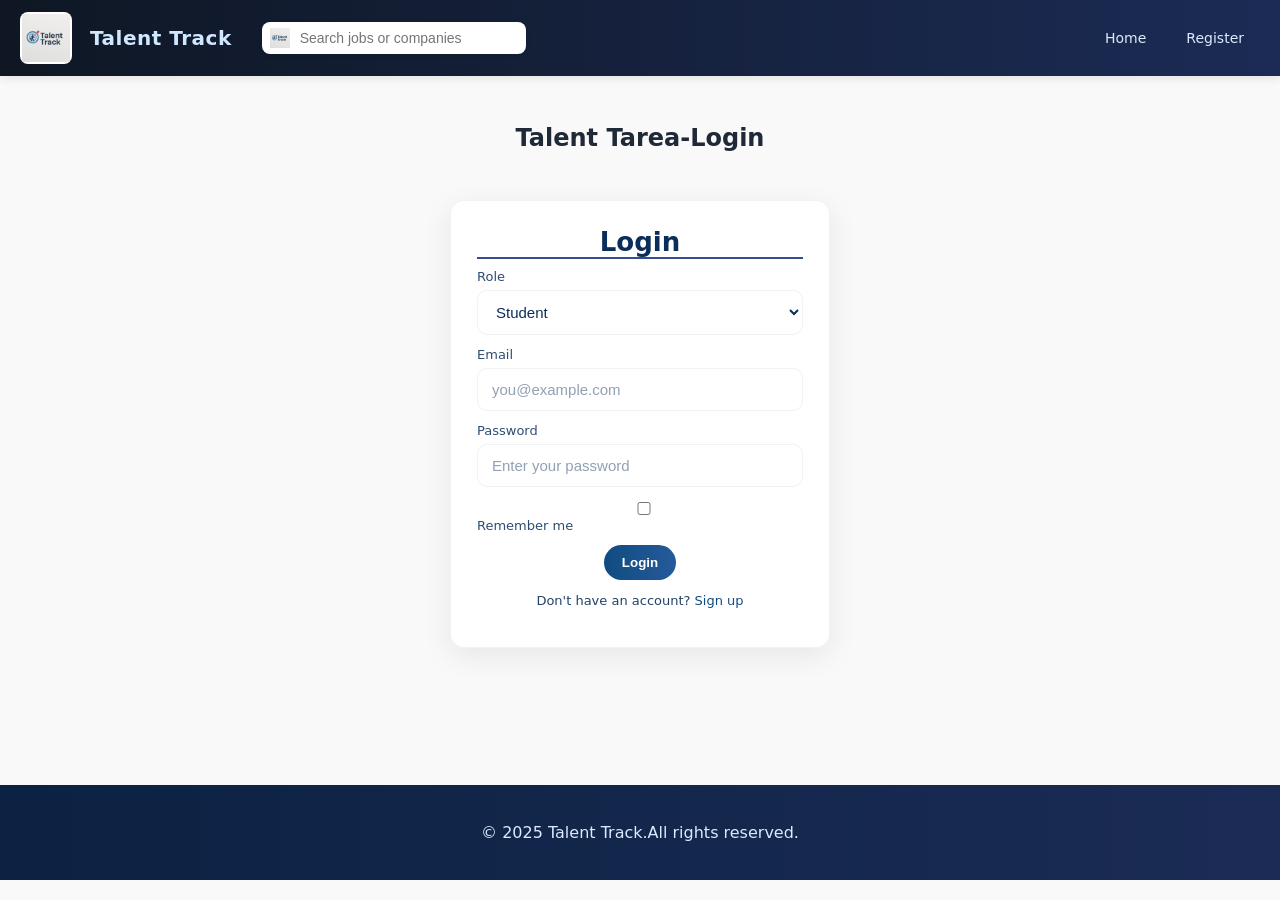
<file: login.html>
<!DOCTYPE html>
<html lang="en">
<head>
    <meta charset="UTF-8">
    <meta name="viewport" content="width=device-width, initial-scale=1.0">
    <title>Login form</title>
    <link rel="stylesheet" href="index.css">
    <style type="text/css">
        body{
            font-size: 16px;
            background: #f9f9f9;
        }
        h2{
            text-align: center;
            border-bottom: 2px solid #344c92;
        }
        /* Form styling moved to index.css (glass-form) */
    </style>
</head>
<body>
    <head>
        <link rel="icon" href="logo.jpg" />
    </head>
    <header>
        <div class="navbar">
            <div class="nav-logo"><img src="logo.jpg" alt="logo"></div>
            <div class="site-title">Talent Track</div>
            <div style="margin-left:12px;"><div class="searchbar"><img src="logo.jpg" alt="logo"><input aria-label="Search jobs or companies" placeholder="Search jobs or companies"></div></div>
            <nav class="nav-item">
                <a href="index.html">Home</a>
                <a href="register.html">Register</a>
            </nav>
        </div>
    </header>
    
    <main>
        <section>
           <center><h1>Talent Tarea-Login</h1></center>
                        <div class="glass-form-wrapper">
                            <form id="loginForm" class="glass-form" action="login.php" action="universal_form_handler.php" method="post">
                                <h2>Login</h2>
                                <div class="glass-field">
                                    <label for="role">Role</label>
                                    <select id="role" name="role">
                                            <option value="student">Student</option>
                                            <option value="admin">Admin</option>
                                    </select>
                                </div>

                                <div class="glass-field">
                                    <label for="email">Email</label>
                                    <input type="email" id="email" name="email" required placeholder="you@example.com">
                                </div>

                                <div class="glass-field">
                                    <label for="password">Password</label>
                                    <input type="password" id="password" name="password" required placeholder="Enter your password">
                                </div>
                                <div class="glass-field" style="text-align:left;">
                                    <label><input type="checkbox" id="remember" name="remember"> Remember me</label>
                                </div>

                                <div class="glass-actions">
                                    <button class="glass-btn primary" type="submit">Login</button>
                                </div>
                                <p class="glass-small">Don't have an account? <a href="register.html">Sign up</a></p>
                            </form>
                        </div>
            <script>
                // Show server-side error (redirected with ?error=...)
                (function(){
                    function qs(name){
                        name = name.replace(/[\[\]]/g,'\\$&');
                        var r = new RegExp('[?&]'+name+'(=([^&#]*)|&|#|$)'), m = r.exec(window.location.href);
                        if(!m) return null; if(!m[2]) return '';
                        return decodeURIComponent(m[2].replace(/\+/g,' '));
                    }
                    var err = qs('error');
                    if(err){
                        var box = document.createElement('div');
                        box.style.background = '#fee2e2';
                        box.style.color = '#991b1b';
                        box.style.padding = '10px 12px';
                        box.style.borderRadius = '8px';
                        box.style.margin = '10px auto';
                        box.style.maxWidth = '380px';
                        box.style.textAlign = 'center';
                        box.textContent = err;
                        var wrapper = document.querySelector('.glass-form-wrapper');
                        wrapper.parentNode.insertBefore(box, wrapper);
                    }

                    var success = qs('success');
                    if(success){
                        var box = document.createElement('div');
                        box.style.background = '#ecfdf5';
                        box.style.color = '#065f46';
                        box.style.padding = '10px 12px';
                        box.style.borderRadius = '8px';
                        box.style.margin = '10px auto';
                        box.style.maxWidth = '380px';
                        box.style.textAlign = 'center';
                        box.textContent = success;
                        var wrapper = document.querySelector('.glass-form-wrapper');
                        wrapper.parentNode.insertBefore(box, wrapper);
                    }

                    // Prefill email from remember cookie (if available)
                    function readCookie(name){
                        var v = document.cookie.match('(^|;)\\s*'+name+'\\s*=\\s*([^;]+)');
                        return v ? decodeURIComponent(v.pop()) : null;
                    }
                    var remembered = readCookie('remember_email');
                    if(remembered){ document.getElementById('email').value = remembered; document.getElementById('remember').checked = true; }
                })();
            </script>
        </section>
    </main><br><br><br>

    <footer>
        <p>&copy; 2025 Talent Track.All rights reserved.</p>
    </footer>
</body>
</html>
</file>
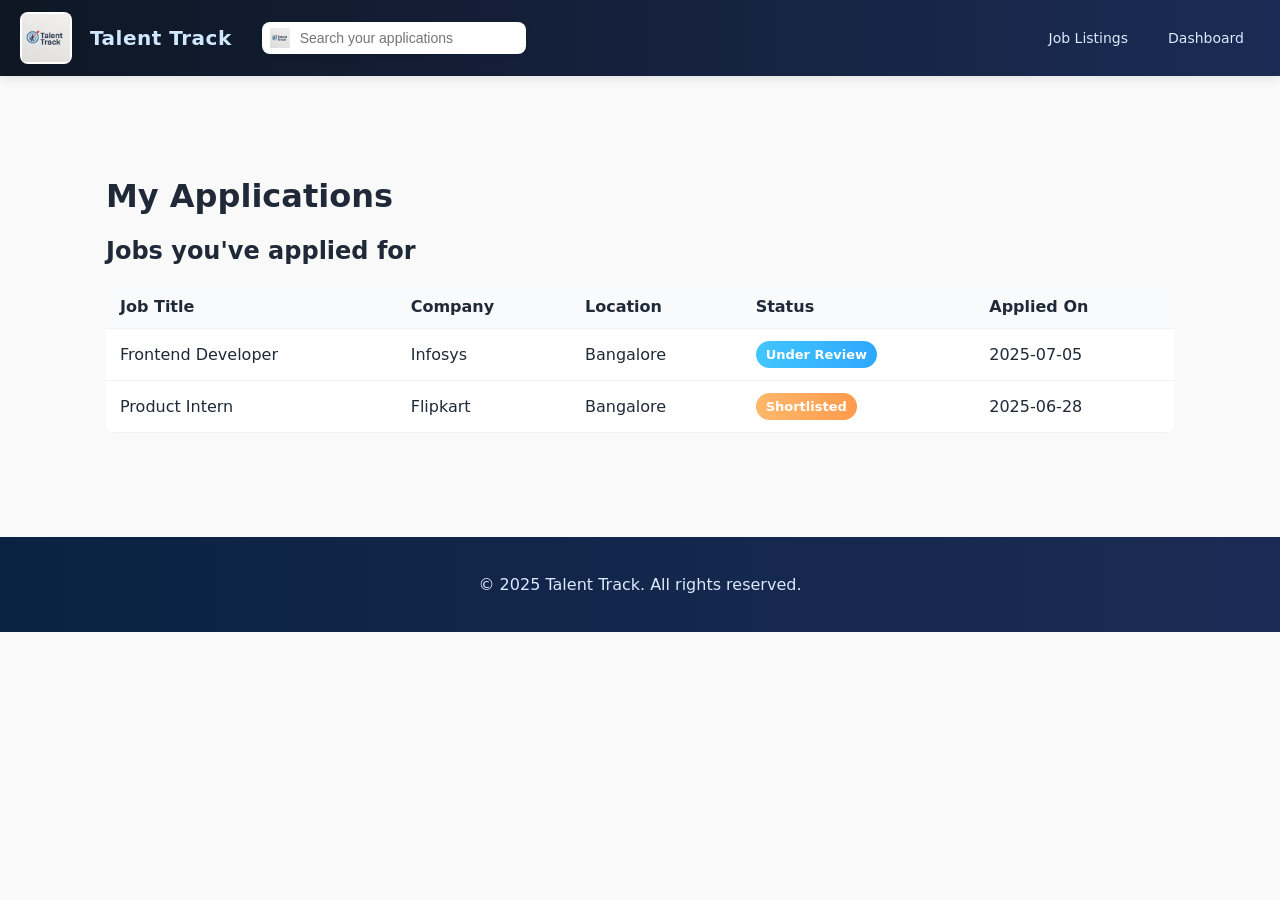
<file: my_applications.html>
<!DOCTYPE html>
<html lang="en">
<head>
    <meta charset="UTF-8">
    <title>My Applications - Job Portal</title>
    <meta name="viewport" content="width=device-width, initial-scale=1.0">
    <link rel="stylesheet" href="index.css">
    <style type="text/css">
        body{
            font-size: 16px;
            background: #f9f9f9;
           /* background-image: url(bgi_admin.jpg);*/
             background-size:cover;
        }
        
        .a1{
             color: #525a4f;
             text-align: center;
        }
    </style>
</head>
<body>
        <head>
            <link rel="icon" href="logo.jpg" />
        </head>
        <header>
            <div class="navbar">
                <div class="nav-logo"><img src="logo.jpg" alt="logo"></div>
                <div class="site-title">Talent Track</div>
                <div style="margin-left:12px;"><div class="searchbar"><img src="logo.jpg" alt="logo"><input aria-label="Search your applications" placeholder="Search your applications"></div></div>
                <nav class="nav-item">
                    <a href="job_listings.html">Job Listings</a>
                    <a href="student_dashboard.html">Dashboard</a>
                </nav>
            </div>
        </header>
    <!--
    <header>
        <h1>Talent Track - My Applications</h1>
        <nav>
            <ul>
                <li><a href="student_dashboard.html">Dashboard</a></li>
                <li><a href="job_listings.html">Job Listings</a></li>
                <li><a href="index.html">Logout</a></li>
            </ul>
        </nav>
    </header>-->
    <main>
        <div class="container">
            <main>
                <h1>My Applications</h1>
                <section>
                    <h2>Jobs you've applied for</h2>
                    <table>
                        <thead>
                            <tr>
                                <th>Job Title</th>
                                <th>Company</th>
                                <th>Location</th>
                                <th>Status</th>
                                <th>Applied On</th>
                            </tr>
                        </thead>
                        <tbody>
                                            <tr>
                                                <td>Frontend Developer</td>
                                                <td>Infosys</td>
                                                <td>Bangalore</td>
                                                <td><span class="badge badge-reviewed">Under Review</span></td>
                                                <td>2025-07-05</td>
                                            </tr>
                                            <tr>
                                                <td>Product Intern</td>
                                                <td>Flipkart</td>
                                                <td>Bangalore</td>
                                                <td><span class="badge badge-pending">Shortlisted</span></td>
                                                <td>2025-06-28</td>
                                            </tr>
                        </tbody>
                    </table>
                </section>
            </main>
        </div>
    </main>
    <footer>
        <p>&copy; 2025 Talent Track. All rights reserved.</p>
    </footer>
</body>
</html>
</file>
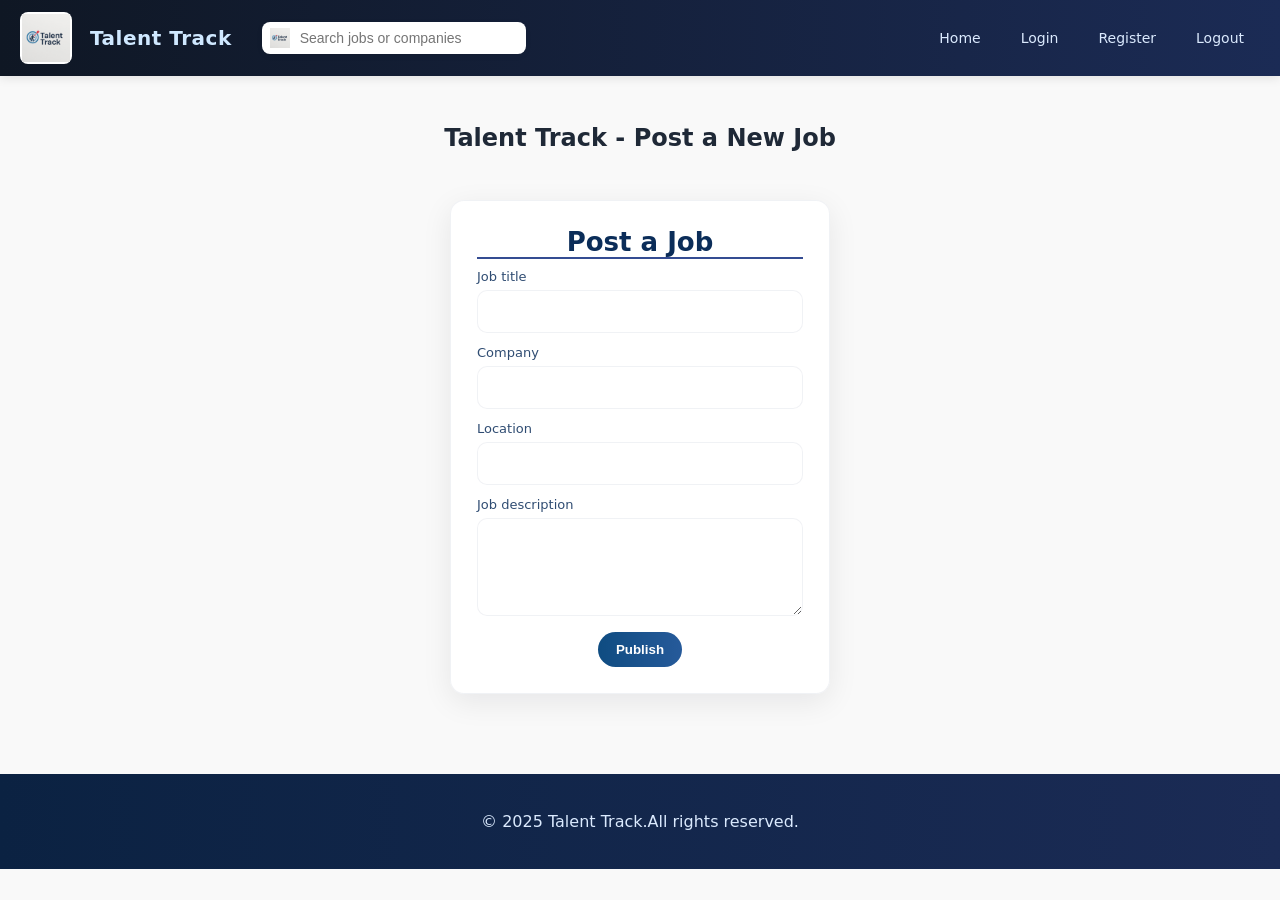
<file: post_job.html>
<!DOCTYPE html>
<html lang="en">
<head>
    <meta charset="UTF-8">
    <meta name="viewport" content="width=device-width, initial-scale=1.0">
    <title>Post Job</title>
     <link rel="stylesheet" href="index.css">
    <style type="text/css">
        body{
            font-size: 16px;
            background: #f9f9f9;
        }
        h2{
            text-align: center;
            border-bottom: 2px solid #344c92;
        }
        /* Inline form styles removed; using shared .glass-form in index.css */
    </style>
   
</head>
<body>
    <head>
        <link rel="icon" href="logo.jpg" />
    </head>
    <header>
        <div class="navbar">
            <div class="nav-logo"><img src="logo.jpg" alt="logo"></div>
            <div class="site-title">Talent Track</div>
            <div style="margin-left:12px;"><div class="searchbar"><img src="logo.jpg" alt="logo"><input aria-label="Search jobs or companies" placeholder="Search jobs or companies"></div></div>
            <nav class="nav-item">
                <a href="index.html"> Home</a>
                <a href="login.html">Login</a>
                <a href="register.html">Register</a>
                <a href="index.html">Logout</a>
            </nav>
        </div>
    </header>
    <!--
    <heder>
        <h1>Talent Track - Post a New Job</h1>
        <nav>
            <ul>
                <li>
                    <a href="admin_dashboard.html">Dashboard</a>
                </li>
                <li>
                    <a href="view_applications.html">Viwe Application</a>
                </li>
                <li>
                    <a href="index.html">Logout</a>
                </li>
            </ul>
        </nav>
    </heder>-->
    <main>
        <section>
           <center><h1>Talent Track - Post a New Job</h1></center> 
           
                        <div class="glass-form-wrapper">
                            <form class="glass-form" action="#" method="post">
                                <h2>Post a Job</h2>
                                <div class="glass-field">
                                    <label for="job_title">Job title</label>
                                    <input type="text" id="job_title" name="job_title" required>
                                </div>

                                <div class="glass-field">
                                    <label for="company">Company</label>
                                    <input type="text" id="company" name="company" required>
                                </div>

                                <div class="glass-field">
                                    <label for="location">Location</label>
                                    <input type="text" id="location" name="location" required>
                                </div>

                                <div class="glass-field">
                                    <label for="description">Job description</label>
                                    <textarea id="description" name="description" rows="4"></textarea>
                                </div>

                                <div class="glass-actions">
                                    <button class="glass-btn primary" type="submit">Publish</button>
                                </div>
                            </form>
                        </div>
        </section>
    </main>
    <footer>
        <p>&copy; 2025 Talent Track.All rights reserved.</p>
    </footer>
</body>
</html>
</file>
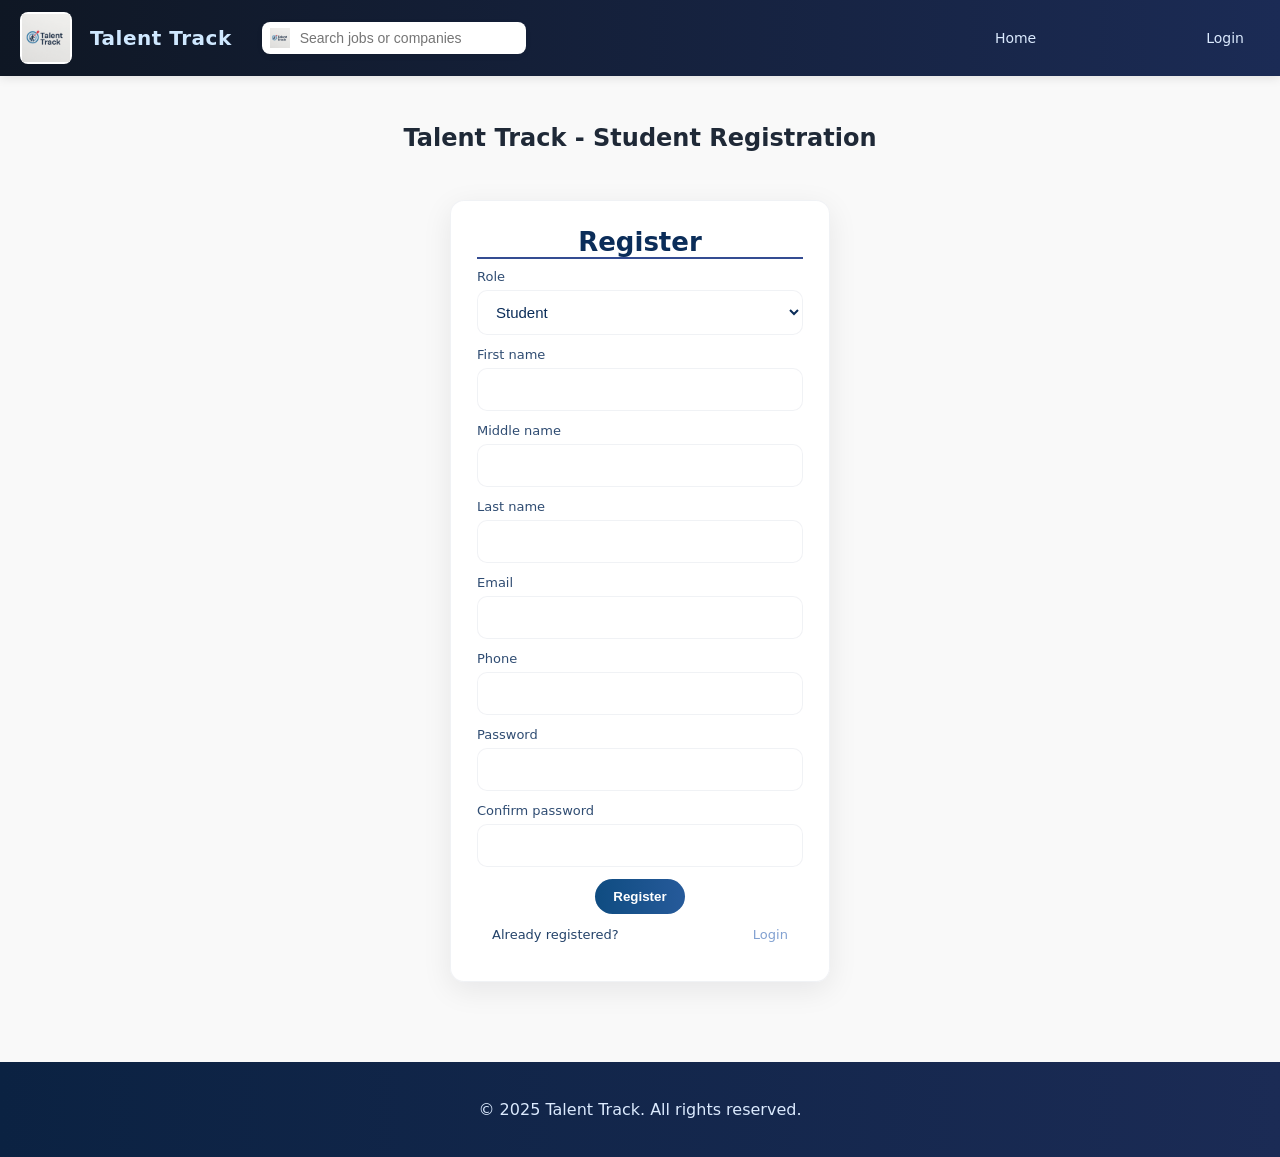
<file: register.html>
<!DOCTYPE html>
<html lang="en">
<head>
    <meta charset="UTF-8">
    <meta name="viewport" content="width=device-width, initial-scale=1.0">
    <title>Register</title>
    <link rel="stylesheet" href="index.css">
    <style type="text/css">
        body{
            font-size: 16px;
            background: #f9f9f9;
        }
        a{
            text-decoration: none;
            color: #82a1d1;
            margin-left: 130px;
        }
        h2{
            text-align: center;
            border-bottom: 2px solid #344c92;
        }
    </style>
</head>
<body>
    <head>
        <link rel="icon" href="logo.jpg" />
    </head>
    <header>
        <div class="navbar">
            <div class="nav-logo"><img src="logo.jpg" alt="logo"></div>
            <div class="site-title">Talent Track</div>
            <div style="margin-left:12px;"><div class="searchbar"><img src="logo.jpg" alt="logo"><input aria-label="Search jobs or companies" placeholder="Search jobs or companies"></div></div>
            <nav class="nav-item">
                <a href="index.html">Home</a>
                <a href="login.html">Login</a>
            </nav>
        </div>
    </header>

    <main>
        <section>
           <center><h1>Talent Track - Student Registration</h1></center>
                     <div class="glass-form-wrapper">
                         <form id="regForm" class="glass-form" action="register.php" action="submit_form.php" method="post">
                             <h2>Register</h2>
                             
                             <div class="glass-field">
                                 <label for="role">Role</label>
                                 <select id="role" name="role" required>
                                     <option value="student">Student</option>
                                     <option value="admin">Admin</option>
                                 </select>
                             </div>

                             <div class="glass-field">
                                 <label for="name">First name</label>
                                 <input type="text" id="name" name="name" required>
                             </div>

                             <div class="glass-field">
                                 <label for="middle_name">Middle name</label>
                                 <input type="text" id="middle_name" name="middle_name">
                             </div>

                             <div class="glass-field">
                                 <label for="last_name">Last name</label>
                                 <input type="text" id="last_name" name="last_name" required>
                             </div>

                             <div class="glass-field">
                                 <label for="email">Email</label>
                                 <input type="email" id="email" name="email" required>
                             </div>

                             <div class="glass-field">
                                 <label for="phone">Phone</label>
                                 <input type="tel" id="phone" name="phone">
                             </div>

                             <div class="glass-field">
                                 <label for="password">Password</label>
                                 <input type="password" id="password" name="password" required minlength="6">
                             </div>

                             <div class="glass-field">
                                 <label for="conform_password">Confirm password</label>
                                 <input type="password" id="conform_password" name="conform_password" required>
                             </div>

                             <div class="glass-actions">
                                 <button class="glass-btn primary" type="submit">Register</button>
                             </div>
                             <p class="glass-small">Already registered? <a href="login.html">Login</a></p>
                         </form>
                     </div>
        </section>
    </main>

    <footer>
        <p>&copy; 2025 Talent Track. All rights reserved.</p>
    </footer>

    <script>
        // Show server-side messages
        (function(){
            function getQueryParam(name) {
                const urlParams = new URLSearchParams(window.location.search);
                return urlParams.get(name);
            }

            const error = getQueryParam('error');
            const success = getQueryParam('success');

            if (error) {
                const errorDiv = document.createElement('div');
                errorDiv.style.background = '#fee2e2';
                errorDiv.style.color = '#991b1b';
                errorDiv.style.padding = '10px 12px';
                errorDiv.style.borderRadius = '8px';
                errorDiv.style.margin = '10px auto';
                errorDiv.style.maxWidth = '380px';
                errorDiv.style.textAlign = 'center';
                errorDiv.textContent = error;
                document.querySelector('.glass-form-wrapper').parentNode.insertBefore(errorDiv, document.querySelector('.glass-form-wrapper'));
            }

            if (success) {
                const successDiv = document.createElement('div');
                successDiv.style.background = '#ecfdf5';
                successDiv.style.color = '#065f46';
                successDiv.style.padding = '10px 12px';
                successDiv.style.borderRadius = '8px';
                successDiv.style.margin = '10px auto';
                successDiv.style.maxWidth = '380px';
                successDiv.style.textAlign = 'center';
                successDiv.textContent = success;
                document.querySelector('.glass-form-wrapper').parentNode.insertBefore(successDiv, document.querySelector('.glass-form-wrapper'));
            }

            // Password confirmation validation
            document.getElementById('regForm').addEventListener('submit', function(e) {
                const password = document.getElementById('password').value;
                const confirmPassword = document.getElementById('conform_password').value;
                
                if (password !== confirmPassword) {
                    e.preventDefault();
                    alert('Passwords do not match!');
                    return false;
                }
                
                if (password.length < 6) {
                    e.preventDefault();
                    alert('Password must be at least 6 characters long!');
                    return false;
                }
            });
        })();
    </script>
</body>
</html>
</file>
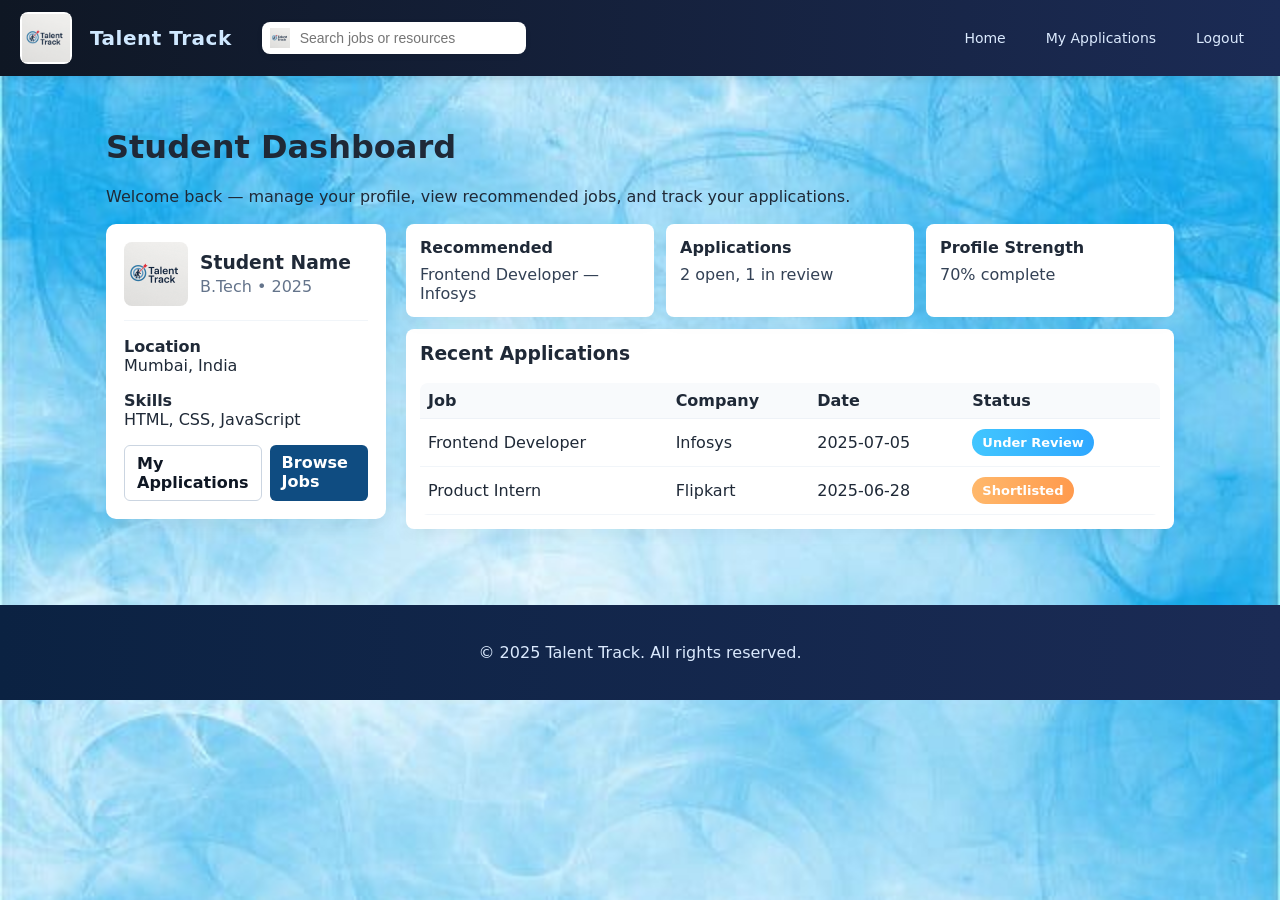
<file: student_dashboard.html>
<!DOCTYPE html>
<html lang="en">
<head>
    <meta charset="UTF-8">
    <title>Student Dashboard - Job Portal</title>
    <meta name="viewport" content="width=device-width, initial-scale=1.0">
    <link rel="stylesheet" href="index.css">
    <style type="text/css">
        body{
            font-size: 16px;
            background: #f9f9f9;
            background-image: url(bgi_admin.jpg);
             background-size:cover;
        }
        h2{
            text-align: center;
            /*border-bottom: 2px solid #344c92;*/
        }
        .a1{
             color: #525a4f;
             text-align: center;
        }
        

    </style>
</head>
<body>
    <head>
        <link rel="icon" href="logo.jpg" />
    </head>
    <header>
        <div class="navbar">
            <div class="nav-logo"><img src="logo.jpg" alt="logo"></div>
            <div class="site-title">Talent Track</div>
            <div style="margin-left:12px;"><div class="searchbar"><img src="logo.jpg" alt="logo"><input aria-label="Search jobs or resources" placeholder="Search jobs or resources"></div></div>
            <nav class="nav-item">
                <a href="job_listings.html"> Home</a>
                <a href="my_applications.html">My Applications</a>
                <a href="index.html">Logout</a>
            </nav>
        </div>
    </header>
    <!--
    <header>
        <h1>Talent Track - Student Dashboard</h1>
       <nav>
        <ul>
            <li>
                <a href="job_listings.html">View Job</a>
            </li>
            <li>
                <a href="my_applications.html">My Application</a>
            </li>
            <li>
                <a href="index.html">Logout</a>
            </li>
        </ul>
       </nav>-->
    <main>
        <div class="container">
            <h1>Student Dashboard</h1>
            <p>Welcome back — manage your profile, view recommended jobs, and track your applications.</p>

            <div style="display:grid; grid-template-columns: 280px 1fr; gap:20px; margin-top:18px; align-items:start;">
                <!-- Left: Profile card -->
                <aside style="background:#fff;padding:18px;border-radius:10px;box-shadow:0 6px 18px rgba(2,6,23,0.06);">
                    <div style="display:flex;gap:12px;align-items:center">
                        <img src="logo.jpg" alt="profile" style="width:64px;height:64px;border-radius:8px;object-fit:cover">
                        <div>
                            <h3 style="margin:0">Student Name</h3>
                            <p style="margin:4px 0 0;color:#64748b">B.Tech • 2025</p>
                        </div>
                    </div>
                    <hr style="margin:14px 0;border:none;border-top:1px solid #f1f5f9">
                    <p><strong>Location</strong><br> Mumbai, India</p>
                    <p><strong>Skills</strong><br> HTML, CSS, JavaScript</p>
                    <div style="margin-top:12px;display:flex;gap:8px">
                        <a class="btn btn-outline" href="my_applications.html">My Applications</a>
                        <a class="btn btn-primary" href="job_listings.html">Browse Jobs</a>
                    </div>
                </aside>

                <!-- Right: Main content -->
                <section>
                    <div style="display:flex;gap:12px;margin-bottom:12px;flex-wrap:wrap">
                        <div style="flex:1;min-width:180px;background:#fff;padding:14px;border-radius:8px;box-shadow:0 6px 18px rgba(2,6,23,0.04)">
                            <h4 style="margin:0 0 8px 0">Recommended</h4>
                            <p style="margin:0;color:#334155">Frontend Developer — Infosys</p>
                        </div>
                        <div style="flex:1;min-width:180px;background:#fff;padding:14px;border-radius:8px;box-shadow:0 6px 18px rgba(2,6,23,0.04)">
                            <h4 style="margin:0 0 8px 0">Applications</h4>
                            <p style="margin:0;color:#334155">2 open, 1 in review</p>
                        </div>
                        <div style="flex:1;min-width:180px;background:#fff;padding:14px;border-radius:8px;box-shadow:0 6px 18px rgba(2,6,23,0.04)">
                            <h4 style="margin:0 0 8px 0">Profile Strength</h4>
                            <p style="margin:0;color:#334155">70% complete</p>
                        </div>
                    </div>

                    <div style="background:#fff;padding:14px;border-radius:8px;box-shadow:0 6px 18px rgba(2,6,23,0.04)">
                        <h3 style="margin-top:0">Recent Applications</h3>
                        <table style="width:100%;border-collapse:collapse">
                            <thead>
                                <tr>
                                    <th style="text-align:left;padding:8px;border-bottom:1px solid #eef2f7">Job</th>
                                    <th style="text-align:left;padding:8px;border-bottom:1px solid #eef2f7">Company</th>
                                    <th style="text-align:left;padding:8px;border-bottom:1px solid #eef2f7">Date</th>
                                    <th style="text-align:left;padding:8px;border-bottom:1px solid #eef2f7">Status</th>
                                </tr>
                            </thead>
                            <tbody>
                                <tr>
                                    <td style="padding:10px 8px;border-bottom:1px solid #f1f5f9">Frontend Developer</td>
                                    <td style="padding:10px 8px;border-bottom:1px solid #f1f5f9">Infosys</td>
                                    <td style="padding:10px 8px;border-bottom:1px solid #f1f5f9">2025-07-05</td>
                                    <td style="padding:10px 8px;border-bottom:1px solid #f1f5f9"><span class="badge badge-reviewed">Under Review</span></td>
                                </tr>
                                <tr>
                                    <td style="padding:10px 8px;border-bottom:1px solid #f1f5f9">Product Intern</td>
                                    <td style="padding:10px 8px;border-bottom:1px solid #f1f5f9">Flipkart</td>
                                    <td style="padding:10px 8px;border-bottom:1px solid #f1f5f9">2025-06-28</td>
                                    <td style="padding:10px 8px;border-bottom:1px solid #f1f5f9"><span class="badge badge-pending">Shortlisted</span></td>
                                </tr>
                            </tbody>
                        </table>
                    </div>
                </section>
            </div>
        </div>
    </main>
    <footer>
        <p>&copy; 2025 Talent Track. All rights reserved.</p>
    </footer>
</body>
</html>
</file>
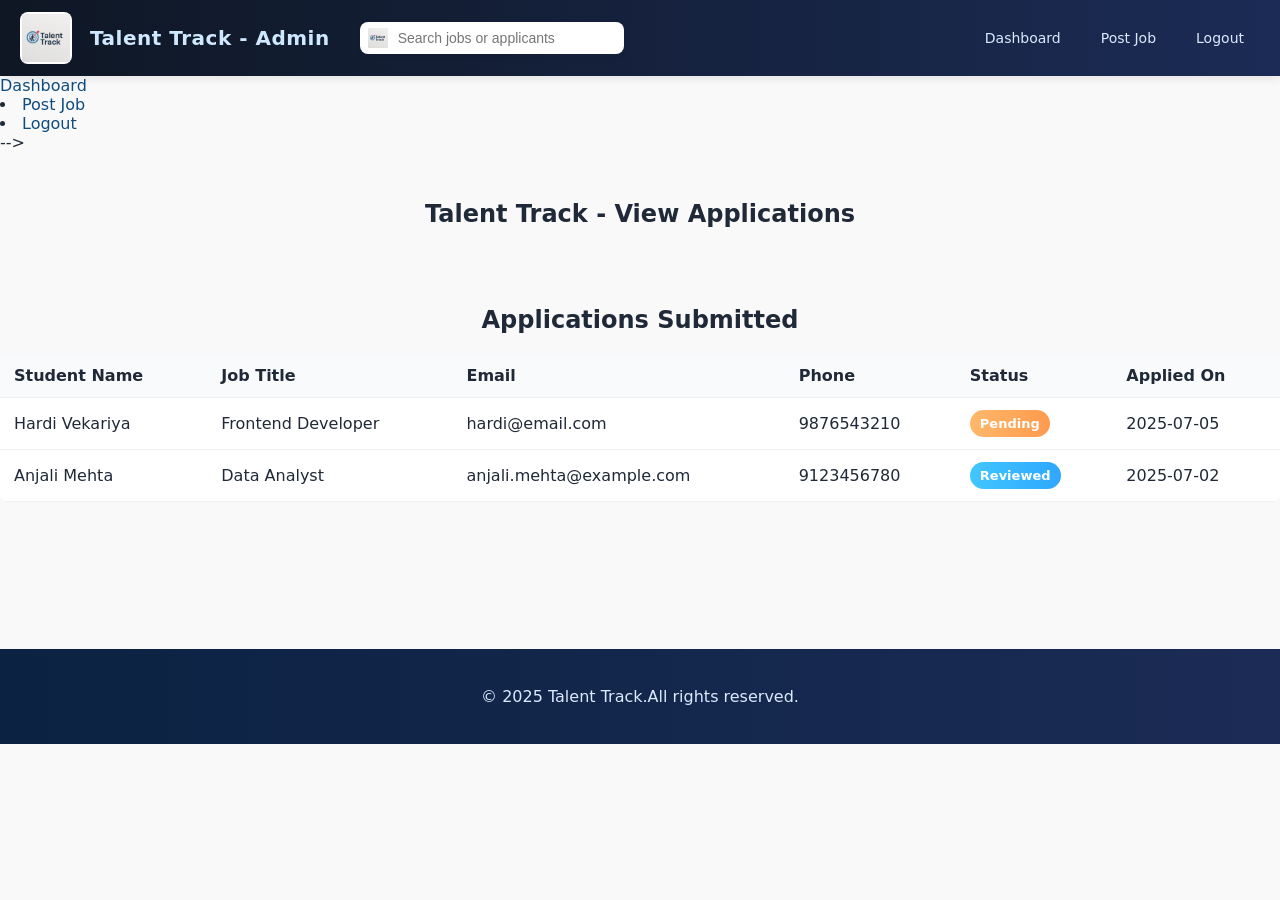
<file: view_applications.html>
<!DOCTYPE html>
<html lang="en">
<head>
    <meta charset="UTF-8">
    <meta name="viewport" content="width=device-width, initial-scale=1.0">
    <title>View Apploication</title>
    <link rel="stylesheet" href="index.css">
    <style type="text/css">
        body{
            font-size: 16px;
            background: #f9f9f9;
           
             background-size:cover;
        }
        h2{
            text-align: center;
            /*border-bottom: 2px solid #344c92;*/
        }
        .a1{
             color: #525a4f;
             text-align: center;
        }
        

    </style>
</head>
    <head>
        <link rel="icon" href="logo.jpg" />
    </head>
    <header>
        <div class="navbar">
            <div class="nav-logo"><img src="logo.jpg" alt="logo"></div>
            <div class="site-title">Talent Track - Admin</div>
            <div style="margin-left:12px;"><div class="searchbar"><img src="logo.jpg" alt="logo"><input aria-label="Search jobs or applicants" placeholder="Search jobs or applicants"></div></div>
            <nav class="nav-item">
                <a href="admin_dashboard.html">Dashboard</a>
                <a href="post_job.html">Post Job</a>
                <a href="index.html">Logout</a>
            </nav>
        </div>
    </header>
                    <a href="admin_dashboard.html">Dashboard</a>
                </li>
                <li>
                    <a href="post_job.html">Post Job</a>
                </li>
                <li>
                    <a href="index.html">Logout</a>
                </li>
            </ul>
        </nav>
    </heder>-->
    <main>
        <section>
               <center><h1>Talent Track  - View Applications</h1></center><br><br>
                    <h2>Applications Submitted</h2>
                    <table>
                        <thead>
                            <tr>
                                <th>Student Name</th>
                                <th>Job Title</th>
                                <th>Email</th>
                                <th>Phone</th>
                                <th>Status</th>
                                <th>Applied On</th>
                            </tr>
                        </thead>
                        <tbody>
                                            <tr>
                                                <td>Hardi Vekariya</td>
                                                <td>Frontend Developer</td>
                                                <td>hardi@email.com</td>
                                                <td>9876543210</td>
                                                <td><span class="badge badge-pending">Pending</span></td>
                                                <td>2025-07-05</td>
                                            </tr>
                                            <tr>
                                                <td>Anjali Mehta</td>
                                                <td>Data Analyst</td>
                                                <td>anjali.mehta@example.com</td>
                                                <td>9123456780</td>
                                                <td><span class="badge badge-reviewed">Reviewed</span></td>
                                                <td>2025-07-02</td>
                                            </tr>
                        </tbody>
                    </table>
        </section>
    </main><br><br><br><br><br>

     <footer>
        <p>&copy; 2025 Talent Track.All rights reserved.</p>
    </footer>
</body>
</html>
</file>
<file: index.css>
/* Reset and base */
* { box-sizing: border-box; }
html, body { height: 100%; margin: 0; font-family: Inter, system-ui, -apple-system, 'Segoe UI', Roboto, 'Helvetica Neue', Arial; color: #1f2937; }
a { color: #0f4c81; text-decoration: none; }

/* Header / Navbar */
.navbar { display: flex; align-items: center; gap: 18px; padding: 12px 20px; background: linear-gradient(90deg,#0f1724 0%, #1b2b55 100%); color: #fff; }
.nav-logo { width: 52px; height: 52px; border-radius: 8px; overflow: hidden; background: #fff; display:flex; align-items:center; justify-content:center; }
.nav-logo img { width: 48px; height: 48px; object-fit:cover; }
.site-title { font-size: 20px; font-weight: 600; color:#cfe8ff; }
.nav-item { margin-left: auto; display: flex; gap: 16px; align-items: center; }
.nav-item a { color: #dbeafe; padding: 8px 12px; border-radius: 6px; }
.nav-item a:hover { background: rgba(255,255,255,0.06); }

/* Layout */
.container { max-width: 1100px; margin: 24px auto; padding: 0 16px; }
main { padding: 28px 0; }

/* Hero */
.hero { background: linear-gradient(180deg, rgba(15,76,129,0.05), rgba(15,76,129,0.00)); padding: 40px; border-radius: 10px; display:flex; gap:24px; align-items:center; }
.hero .left { flex:1 }
.hero h1 { font-size: 32px; color: #0b2d59; margin-bottom: 8px; }
.hero p { margin: 0 0 12px 0; color:#334155 }
.cta { display:inline-block; background:#0f4c81; color:#fff; padding:10px 16px; border-radius:8px; }

/* Job list */
.jobs { margin-top: 20px; display: grid; grid-template-columns: repeat(auto-fill, minmax(280px, 1fr)); gap: 16px; }
.job-card { background: #fff; border-radius: 10px; padding: 16px; box-shadow: 0 6px 18px rgba(15,23,42,0.06); }
.job-card h3 { margin: 0 0 6px 0; font-size: 18px; color: #0b2d59 }
.job-meta { font-size: 13px; color:#64748b; margin-bottom: 10px }
.job-actions { display:flex; gap:8px; }
.btn { padding:8px 12px; border-radius:6px; font-weight:600; border: none; cursor: pointer }
.btn-outline { background:transparent; border:1px solid #cbd5e1; color:#0f1724 }
.btn-primary { background:#0f4c81; color:#fff }

/* Tables for admin/application pages */
table { width: 100%; border-collapse: collapse; background: #fff; border-radius: 8px; overflow: hidden }
th, td { text-align: left; padding: 12px 14px; border-bottom: 1px solid #eef2f7; }
th { background:#f8fafc; font-weight:600 }

/* Footer */
footer { text-align:center; padding: 20px 0; color:#64748b }

/* Responsive */
@media (max-width:700px){
  .hero { padding: 20px; flex-direction: column; text-align: center }
  .nav-item { display: none }
}

/* Search bar style (logo inside) */
.searchbar { display:flex; align-items:center; gap:8px; background:#fff; padding:6px 8px; border-radius:8px; box-shadow: 0 2px 6px rgba(2,6,23,0.06); }
.searchbar img { width:20px; height:20px; object-fit:contain; }
.searchbar input { border: none; outline: none; width:220px; font-size:14px }

/* Footer styling */
footer { background: linear-gradient(90deg,#0b2242,#1b2b55); color: #dbeafe; padding: 22px 0; margin-top:24px }

@media (max-width:700px){
  .searchbar input { width:120px }
}

/* Status badges (for application statuses) */
.badge { display:inline-block; padding:6px 10px; border-radius:999px; font-weight:700; color:#fff; font-size:13px }
.badge-pending { background: linear-gradient(90deg,#ffb86b,#ff9a4d) }
.badge-reviewed { background: linear-gradient(90deg,#42c6ff,#2ea7ff) }
.badge-rejected { background: linear-gradient(90deg,#f56565,#c53030) }

/* Small responsiveness */
@media (max-width:420px){
  .site-title { font-size:16px }
  .searchbar input { display:none }
}

/* Glass form styles (modern login/register/application forms) */
.glass-form-wrapper { display:flex; justify-content:center; padding:28px 12px }

/* Theme variables for form colors - change these to switch form theme globally */
:root {
  --form-bg: rgba(255,255,255,0.94);         /* light glass */
  --form-text: #0b2d59;                       /* primary text on forms */
  --form-input-bg: #ffffff;                   /* input background */
  --form-input-text: #0b2d59;                 /* input text color */
  --form-border: rgba(11,45,89,0.06);         /* subtle border */
  --form-shadow: 0 8px 30px rgba(2,6,23,0.08);
}

.glass-form { width:380px; max-width:92%; background: var(--form-bg); border-radius:14px; padding:26px; box-shadow: var(--form-shadow); backdrop-filter: blur(6px); border: 1px solid var(--form-border); color:var(--form-text) }
.glass-form h2 { margin:0 0 10px 0; color:var(--form-text); font-size:26px; text-align:center }
.glass-field { margin-bottom:12px }
.glass-field label { display:block; font-size:13px; color:rgba(11,45,89,0.85); margin-bottom:6px }
.glass-field input, .glass-field textarea, .glass-field select { width:100%; padding:12px 14px; border-radius:10px; border:1px solid var(--form-border); outline:none; background: var(--form-input-bg); color:var(--form-input-text); font-size:15px }
.glass-field input::placeholder, .glass-field textarea::placeholder { color:rgba(11,45,89,0.45) }
.glass-actions { display:flex; gap:8px; justify-content:center; margin-top:12px }
.glass-btn { padding:10px 18px; border-radius:999px; border:none; cursor:pointer; font-weight:700 }
.glass-btn.primary { background: linear-gradient(90deg,#0f4c81,#265a9a); color:#fff }
.glass-btn.secondary { background: transparent; color:var(--form-text); border:1px solid var(--form-border) }
.glass-small { font-size:13px; color:rgba(11,45,89,0.9); text-align:center }

.success {
    color: #27ae60;
    background: #eafaf1;
    border: 1px solid #27ae60;
    padding: 10px;
    border-radius: 5px;
    margin-bottom: 15px;
    text-align: center;
}

/* Professional Navigation Bar */
.navbar {
    display: flex;
    align-items: center;
    gap: 18px;
    padding: 12px 20px;
    background: linear-gradient(90deg, #0f1724 0%, #1b2b55 100%);
    color: #fff;
    box-shadow: 0 2px 10px rgba(0,0,0,0.1);
    position: sticky;
    top: 0;
    z-index: 1000;
}

.nav-logo {
    width: 52px;
    height: 52px;
    border-radius: 8px;
    overflow: hidden;
    background: #fff;
    display: flex;
    align-items: center;
    justify-content: center;
    transition: transform 0.3s ease;
}

.nav-logo:hover {
    transform: scale(1.05);
}

.nav-logo img {
    width: 48px;
    height: 48px;
    object-fit: cover;
}

.site-title {
    font-size: 20px;
    font-weight: 700;
    color: #cfe8ff;
    letter-spacing: 0.5px;
}

.nav-item {
    margin-left: auto;
    display: flex;
    gap: 8px;
    align-items: center;
}

.nav-item a {
    color: #dbeafe;
    padding: 10px 16px;
    border-radius: 6px;
    font-weight: 500;
    font-size: 14px;
    transition: all 0.3s ease;
    text-decoration: none;
    position: relative;
}

.nav-item a:hover {
    background: rgba(255,255,255,0.1);
    transform: translateY(-1px);
}

.nav-item a.active {
    background: rgba(255,255,255,0.15);
    color: #667eea;
    font-weight: 600;
}

/* Dropdown menu for profile */
.profile-dropdown {
    position: relative;
    display: inline-block;
}

.dropdown-content {
    display: none;
    position: absolute;
    right: 0;
    top: 100%;
    background: white;
    min-width: 200px;
    box-shadow: 0 8px 25px rgba(0,0,0,0.15);
    border-radius: 8px;
    z-index: 1000;
    margin-top: 5px;
}

.dropdown-content a {
    color: #333 !important;
    padding: 12px 16px;
    text-decoration: none;
    display: block;
    border-bottom: 1px solid #f1f1f1;
    font-size: 14px;
}

.dropdown-content a:hover {
    background: #f8f9fa;
    color: #667eea !important;
}

.profile-dropdown:hover .dropdown-content {
    display: block;
}

/* User welcome text */
.user-welcome {
    color: #667eea;
    margin-left: 15px;
    font-weight: 500;
    font-size: 14px;
}
</file>
